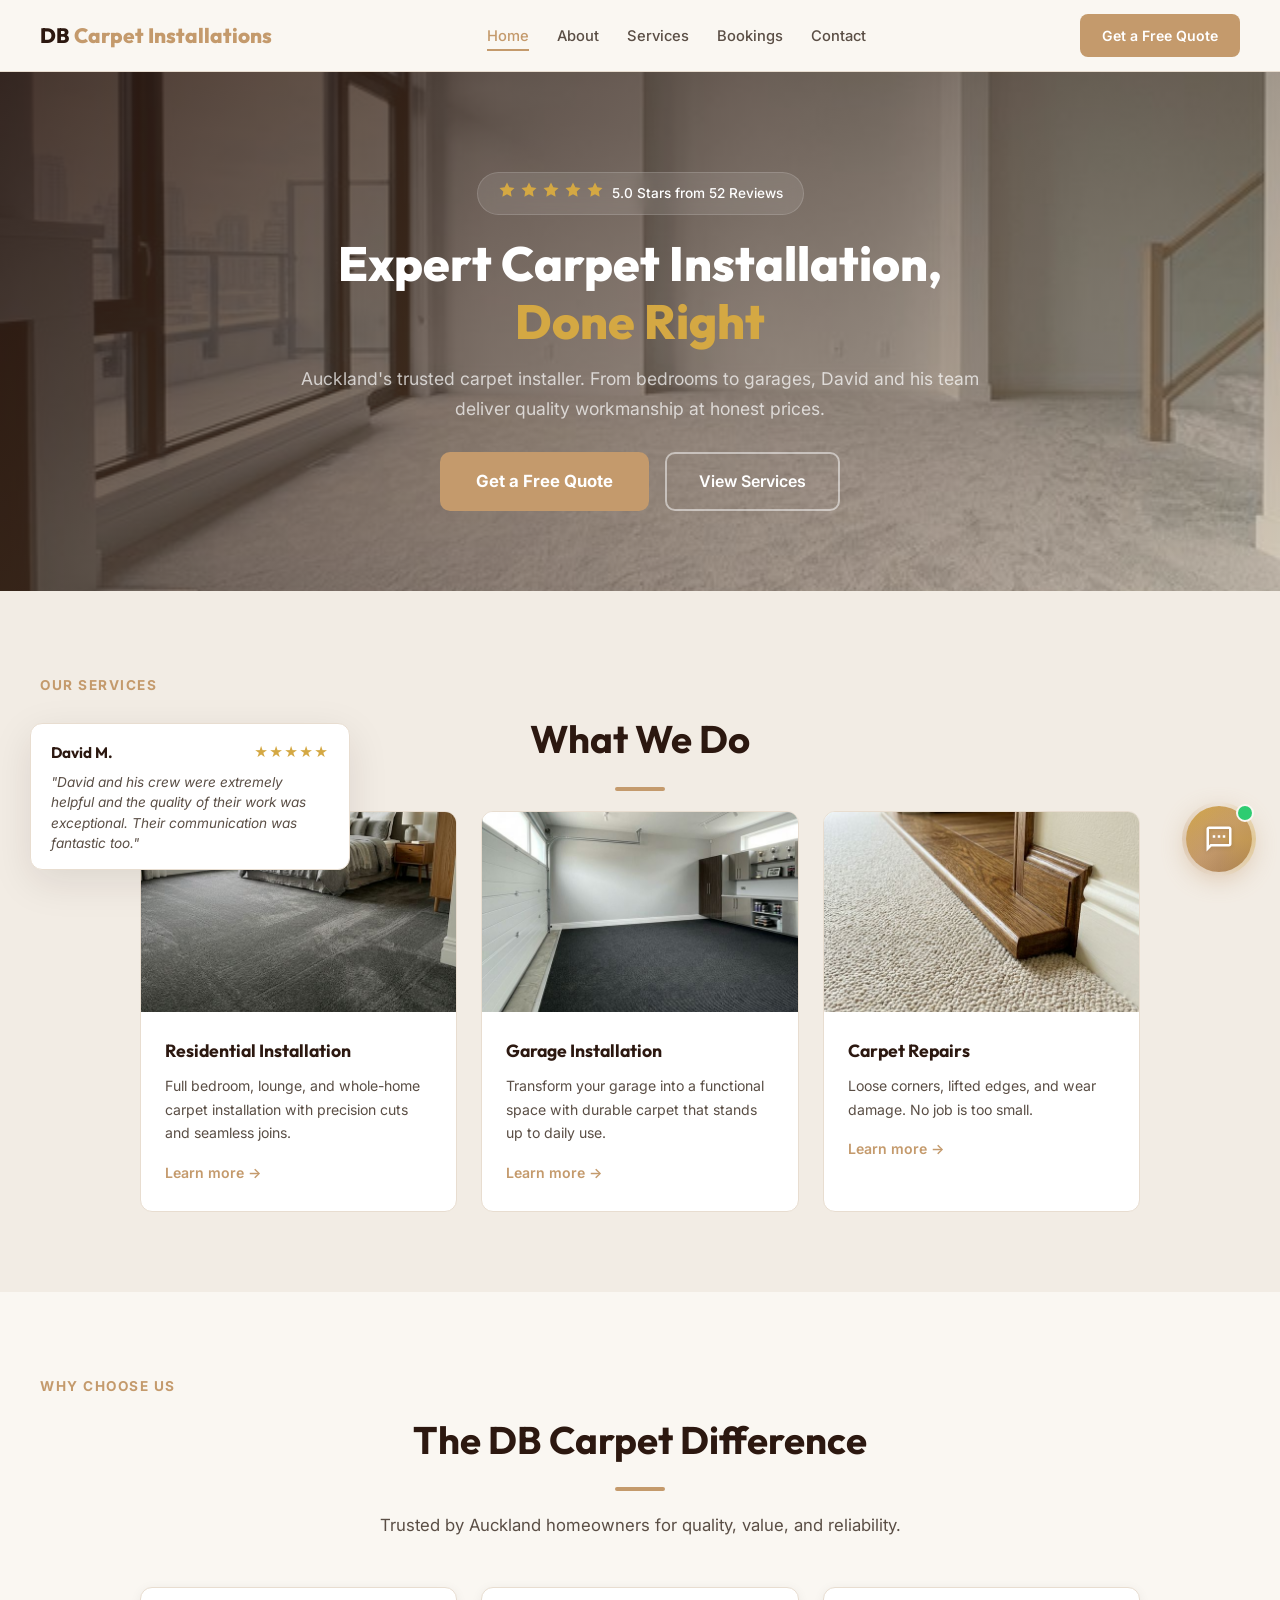
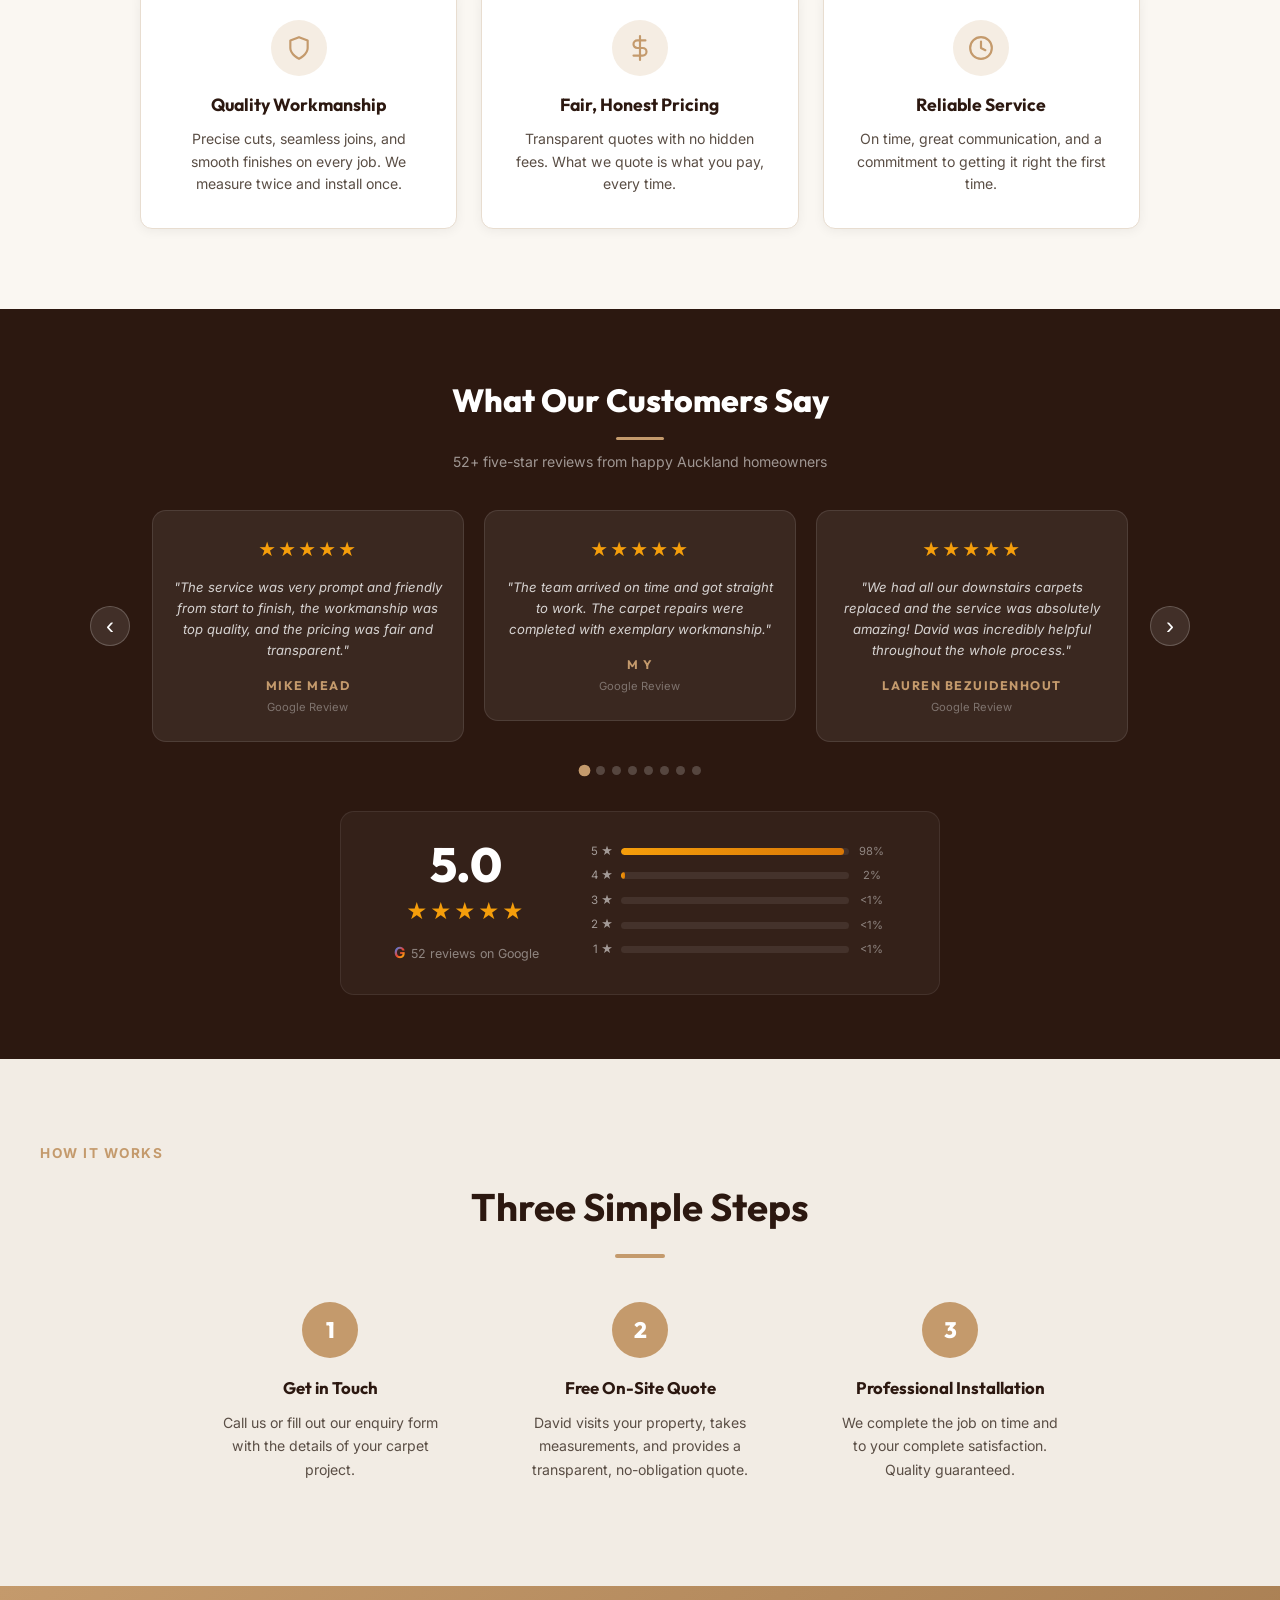
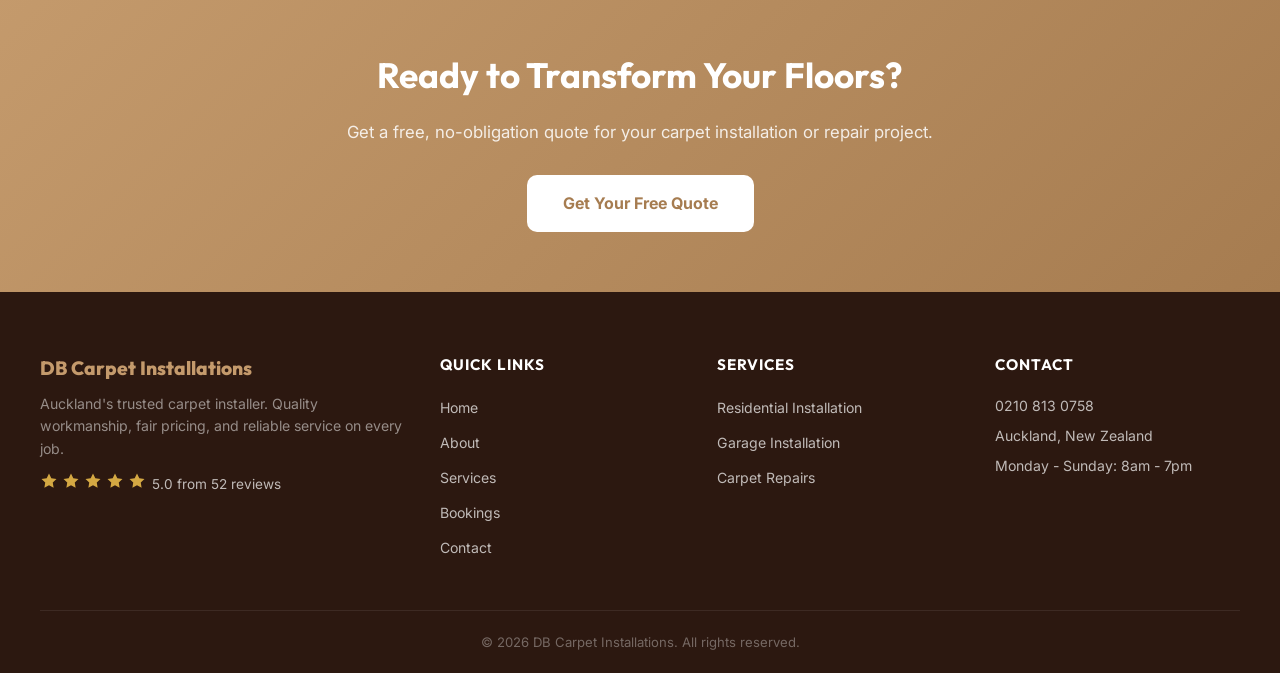
<file: index.html>
<!DOCTYPE html>
<html lang="en">
<head>
    <meta charset="UTF-8">
    <meta name="viewport" content="width=device-width, initial-scale=1.0">
    <title>DB Carpet Installations - Expert Carpet Installation in Auckland</title>
    <meta name="description" content="Auckland's trusted carpet installer. Expert residential and garage carpet installation and repairs. 5.0 stars from 52 reviews. Get a free quote today.">
    <link rel="preconnect" href="https://fonts.googleapis.com">
    <link rel="preconnect" href="https://fonts.gstatic.com" crossorigin>
    <link href="https://fonts.googleapis.com/css2?family=Inter:wght@400;500;600;700&family=Outfit:wght@600;700;800&display=swap" rel="stylesheet">
    <link rel="stylesheet" href="shared.css">
</head>
<body>

<!-- ═══════════════ HEADER ═══════════════ -->
<header class="site-header" id="site-header">
    <a href="./" class="logo"><span>DB</span> Carpet Installations</a>
    <nav>
        <ul class="nav-links">
            <li><a href="./" class="active">Home</a></li>
            <li><a href="about/">About</a></li>
            <li><a href="services/">Services</a></li>
            <li><a href="bookings/">Bookings</a></li>
            <li><a href="contact/">Contact</a></li>
        </ul>
    </nav>
    <a href="javascript:void(0)" onclick="openChatQuote()" class="header-cta">Get a Free Quote</a>
    <button class="hamburger" id="hamburger" aria-label="Toggle menu">&#9776;</button>
</header>

<nav class="mobile-nav" id="mobile-nav">
    <a href="./" class="active">Home</a>
    <a href="about/">About</a>
    <a href="services/">Services</a>
    <a href="bookings/">Bookings</a>
    <a href="contact/">Contact</a>
    <a href="javascript:void(0)" onclick="openChatQuote()" class="mobile-cta">Get a Free Quote</a>
</nav>

<!-- ═══════════════ HERO ═══════════════ -->
<section class="page-hero" style="background-image: linear-gradient(135deg, rgba(44, 24, 16, 0.88) 0%, rgba(196, 154, 108, 0.45) 100%), url('images/hero.png');">
    <div class="page-hero-content">
        <div class="hero-badge">
            <span class="stars">
                <svg class="star-icon" viewBox="0 0 24 24"><polygon points="12 2 15.09 8.26 22 9.27 17 14.14 18.18 21.02 12 17.77 5.82 21.02 7 14.14 2 9.27 8.91 8.26 12 2" fill="#d4a843"/></svg>
                <svg class="star-icon" viewBox="0 0 24 24"><polygon points="12 2 15.09 8.26 22 9.27 17 14.14 18.18 21.02 12 17.77 5.82 21.02 7 14.14 2 9.27 8.91 8.26 12 2" fill="#d4a843"/></svg>
                <svg class="star-icon" viewBox="0 0 24 24"><polygon points="12 2 15.09 8.26 22 9.27 17 14.14 18.18 21.02 12 17.77 5.82 21.02 7 14.14 2 9.27 8.91 8.26 12 2" fill="#d4a843"/></svg>
                <svg class="star-icon" viewBox="0 0 24 24"><polygon points="12 2 15.09 8.26 22 9.27 17 14.14 18.18 21.02 12 17.77 5.82 21.02 7 14.14 2 9.27 8.91 8.26 12 2" fill="#d4a843"/></svg>
                <svg class="star-icon" viewBox="0 0 24 24"><polygon points="12 2 15.09 8.26 22 9.27 17 14.14 18.18 21.02 12 17.77 5.82 21.02 7 14.14 2 9.27 8.91 8.26 12 2" fill="#d4a843"/></svg>
            </span>
            5.0 Stars from 52 Reviews
        </div>
        <h1>Expert Carpet Installation, <span class="accent">Done Right</span></h1>
        <p>Auckland's trusted carpet installer. From bedrooms to garages, David and his team deliver quality workmanship at honest prices.</p>
        <div class="hero-cta-group">
            <a href="javascript:void(0)" onclick="openChatQuote()" class="btn-accent-solid">Get a Free Quote</a>
            <a href="services/" class="btn-outline">View Services</a>
        </div>
    </div>
</section>

<!-- ═══════════════ SERVICES ═══════════════ -->
<section class="section section-alt fade-in">
    <p class="section-label" style="text-align:center;">Our Services</p>
    <h2 class="section-title">What We Do</h2>
    <div class="accent-line"></div>
    <div class="services-grid">
        <div class="service-card scale-in">
            <div class="service-card-image">
                <img src="images/roll.png" alt="Carpet roll for residential installation" loading="lazy">
            </div>
            <div class="service-card-content">
                <h3>Residential Installation</h3>
                <p>Full bedroom, lounge, and whole-home carpet installation with precision cuts and seamless joins.</p>
                <a href="services/" class="service-card-link">Learn more &#8594;</a>
            </div>
        </div>
        <div class="service-card scale-in">
            <div class="service-card-image">
                <img src="images/texture.png" alt="Garage carpet texture" loading="lazy">
            </div>
            <div class="service-card-content">
                <h3>Garage Installation</h3>
                <p>Transform your garage into a functional space with durable carpet that stands up to daily use.</p>
                <a href="services/" class="service-card-link">Learn more &#8594;</a>
            </div>
        </div>
        <div class="service-card scale-in">
            <div class="service-card-image">
                <img src="images/closeup.png" alt="Carpet edge repair detail" loading="lazy">
            </div>
            <div class="service-card-content">
                <h3>Carpet Repairs</h3>
                <p>Loose corners, lifted edges, and wear damage. No job is too small.</p>
                <a href="services/" class="service-card-link">Learn more &#8594;</a>
            </div>
        </div>
    </div>
</section>

<!-- ═══════════════ WHY CHOOSE US ═══════════════ -->
<section class="section fade-in">
    <p class="section-label" style="text-align:center;">Why Choose Us</p>
    <h2 class="section-title">The DB Carpet Difference</h2>
    <div class="accent-line"></div>
    <p class="section-subtitle">Trusted by Auckland homeowners for quality, value, and reliability.</p>
    <div class="values-grid">
        <div class="value-card scale-in">
            <div class="value-icon"><svg viewBox="0 0 24 24" fill="none" stroke="currentColor" stroke-width="1.5" stroke-linecap="round" stroke-linejoin="round"><path d="M12 22s8-4 8-10V5l-8-3-8 3v7c0 6 8 10 8 10z"/></svg></div>
            <h3>Quality Workmanship</h3>
            <p>Precise cuts, seamless joins, and smooth finishes on every job. We measure twice and install once.</p>
        </div>
        <div class="value-card scale-in">
            <div class="value-icon"><svg viewBox="0 0 24 24" fill="none" stroke="currentColor" stroke-width="1.5" stroke-linecap="round" stroke-linejoin="round"><line x1="12" y1="1" x2="12" y2="23"/><path d="M17 5H9.5a3.5 3.5 0 0 0 0 7h5a3.5 3.5 0 0 1 0 7H6"/></svg></div>
            <h3>Fair, Honest Pricing</h3>
            <p>Transparent quotes with no hidden fees. What we quote is what you pay, every time.</p>
        </div>
        <div class="value-card scale-in">
            <div class="value-icon"><svg viewBox="0 0 24 24" fill="none" stroke="currentColor" stroke-width="1.5" stroke-linecap="round" stroke-linejoin="round"><circle cx="12" cy="12" r="10"/><polyline points="12 6 12 12 16 14"/></svg></div>
            <h3>Reliable Service</h3>
            <p>On time, great communication, and a commitment to getting it right the first time.</p>
        </div>
    </div>
</section>

<!-- ═══════════════ REVIEWS CAROUSEL ═══════════════ -->
<section class="reviews-section fade-in">
    <h2 class="reviews-heading">What Our Customers Say</h2>
    <div class="reviews-accent-line"></div>
    <p class="reviews-subheading">52+ five-star reviews from happy Auckland homeowners</p>

    <div class="carousel-wrapper">
        <button class="carousel-arrow carousel-prev" onclick="moveCarousel(-1)" aria-label="Previous">&#8249;</button>
        <div class="carousel-track-container">
            <div class="carousel-track" id="reviewTrack">
                <div class="carousel-card"><div><div class="carousel-stars">&#9733;&#9733;&#9733;&#9733;&#9733;</div><p>"The service was very prompt and friendly from start to finish, the workmanship was top quality, and the pricing was fair and transparent."</p><strong class="carousel-author">Mike Mead</strong><span class="carousel-source">Google Review</span></div></div>
                <div class="carousel-card"><div><div class="carousel-stars">&#9733;&#9733;&#9733;&#9733;&#9733;</div><p>"The team arrived on time and got straight to work. The carpet repairs were completed with exemplary workmanship."</p><strong class="carousel-author">M Y</strong><span class="carousel-source">Google Review</span></div></div>
                <div class="carousel-card"><div><div class="carousel-stars">&#9733;&#9733;&#9733;&#9733;&#9733;</div><p>"We had all our downstairs carpets replaced and the service was absolutely amazing! David was incredibly helpful throughout the whole process."</p><strong class="carousel-author">Lauren Bezuidenhout</strong><span class="carousel-source">Google Review</span></div></div>
                <div class="carousel-card"><div><div class="carousel-stars">&#9733;&#9733;&#9733;&#9733;&#9733;</div><p>"I had a small job of putting a couple of corners of carpet back down. David was very helpful, fitted me in... Great to deal with."</p><strong class="carousel-author">Mel Abbott</strong><span class="carousel-source">Google Review</span></div></div>
                <div class="carousel-card"><div><div class="carousel-stars">&#9733;&#9733;&#9733;&#9733;&#9733;</div><p>"David was fantastic! He handled everything himself and did an amazing job with the carpet. Super professional, friendly."</p><strong class="carousel-author">Candice</strong><span class="carousel-source">Google Review</span></div></div>
                <div class="carousel-card"><div><div class="carousel-stars">&#9733;&#9733;&#9733;&#9733;&#9733;</div><p>"David's communication was excellent throughout. He couldn't have been more helpful, and the workmanship is excellent."</p><strong class="carousel-author">Jessica Broun</strong><span class="carousel-source">Google Review</span></div></div>
                <div class="carousel-card"><div><div class="carousel-stars">&#9733;&#9733;&#9733;&#9733;&#9733;</div><p>"They have done an amazing job installing our carpets, so fast and efficient! Friendly and professional. They absolutely know their stuff!"</p><strong class="carousel-author">Angelique Kruger</strong><span class="carousel-source">Google Review</span></div></div>
                <div class="carousel-card"><div><div class="carousel-stars">&#9733;&#9733;&#9733;&#9733;&#9733;</div><p>"David did an awesome job of our carpet repair! Very reasonably priced, great communication, and appreciated his attention to detail."</p><strong class="carousel-author">Kimberley Bell</strong><span class="carousel-source">Google Review</span></div></div>
                <div class="carousel-card"><div><div class="carousel-stars">&#9733;&#9733;&#9733;&#9733;&#9733;</div><p>"I couldn't be happier with the result and the price. His quote was unbelievably more affordable than the usual well known carpet companies."</p><strong class="carousel-author">MissChloe Kim</strong><span class="carousel-source">Google Review</span></div></div>
                <div class="carousel-card"><div><div class="carousel-stars">&#9733;&#9733;&#9733;&#9733;&#9733;</div><p>"David and his crew were extremely helpful and the quality of their work was exceptional. Their communication was fantastic too."</p><strong class="carousel-author">David M</strong><span class="carousel-source">Google Review</span></div></div>
            </div>
        </div>
        <button class="carousel-arrow carousel-next" onclick="moveCarousel(1)" aria-label="Next">&#8250;</button>
    </div>
    <div class="carousel-dots" id="carouselDots"></div>

    <!-- Overall Rating Summary -->
    <div class="rating-summary">
        <div class="rating-left">
            <div class="rating-big">5.0</div>
            <div class="rating-stars-row">&#9733;&#9733;&#9733;&#9733;&#9733;</div>
            <div class="rating-count"><span class="google-g">G</span> 52 reviews on Google</div>
        </div>
        <div class="rating-right">
            <div class="rating-bar-row"><span class="bar-label">5 &#9733;</span><div class="bar-track"><div class="bar-fill" style="width:98%"></div></div><span class="bar-pct">98%</span></div>
            <div class="rating-bar-row"><span class="bar-label">4 &#9733;</span><div class="bar-track"><div class="bar-fill" style="width:2%"></div></div><span class="bar-pct">2%</span></div>
            <div class="rating-bar-row"><span class="bar-label">3 &#9733;</span><div class="bar-track"><div class="bar-fill" style="width:0%"></div></div><span class="bar-pct">&lt;1%</span></div>
            <div class="rating-bar-row"><span class="bar-label">2 &#9733;</span><div class="bar-track"><div class="bar-fill" style="width:0%"></div></div><span class="bar-pct">&lt;1%</span></div>
            <div class="rating-bar-row"><span class="bar-label">1 &#9733;</span><div class="bar-track"><div class="bar-fill" style="width:0%"></div></div><span class="bar-pct">&lt;1%</span></div>
        </div>
    </div>
</section>

<!-- ═══════════════ HOW IT WORKS ═══════════════ -->
<section class="section section-alt fade-in">
    <p class="section-label" style="text-align:center;">How It Works</p>
    <h2 class="section-title">Three Simple Steps</h2>
    <div class="accent-line"></div>
    <div class="steps-grid">
        <div class="step-card scale-in">
            <div class="step-number">1</div>
            <h3>Get in Touch</h3>
            <p>Call us or fill out our enquiry form with the details of your carpet project.</p>
        </div>
        <div class="step-card scale-in">
            <div class="step-number">2</div>
            <h3>Free On-Site Quote</h3>
            <p>David visits your property, takes measurements, and provides a transparent, no-obligation quote.</p>
        </div>
        <div class="step-card scale-in">
            <div class="step-number">3</div>
            <h3>Professional Installation</h3>
            <p>We complete the job on time and to your complete satisfaction. Quality guaranteed.</p>
        </div>
    </div>
</section>

<!-- ═══════════════ CTA BANNER ═══════════════ -->
<section class="cta-banner fade-in">
    <h2>Ready to Transform Your Floors?</h2>
    <p>Get a free, no-obligation quote for your carpet installation or repair project.</p>
    <a href="javascript:void(0)" onclick="openChatQuote()" class="btn-white">Get Your Free Quote</a>
</section>

<!-- ═══════════════ FOOTER ═══════════════ -->
<footer class="site-footer">
    <div class="footer-grid">
        <div class="footer-brand">
            <div class="footer-logo">DB Carpet Installations</div>
            <p class="footer-tagline">Auckland's trusted carpet installer. Quality workmanship, fair pricing, and reliable service on every job.</p>
            <div class="footer-rating">
                <span class="stars">
                    <svg class="star-icon" viewBox="0 0 24 24"><polygon points="12 2 15.09 8.26 22 9.27 17 14.14 18.18 21.02 12 17.77 5.82 21.02 7 14.14 2 9.27 8.91 8.26 12 2"/></svg>
                    <svg class="star-icon" viewBox="0 0 24 24"><polygon points="12 2 15.09 8.26 22 9.27 17 14.14 18.18 21.02 12 17.77 5.82 21.02 7 14.14 2 9.27 8.91 8.26 12 2"/></svg>
                    <svg class="star-icon" viewBox="0 0 24 24"><polygon points="12 2 15.09 8.26 22 9.27 17 14.14 18.18 21.02 12 17.77 5.82 21.02 7 14.14 2 9.27 8.91 8.26 12 2"/></svg>
                    <svg class="star-icon" viewBox="0 0 24 24"><polygon points="12 2 15.09 8.26 22 9.27 17 14.14 18.18 21.02 12 17.77 5.82 21.02 7 14.14 2 9.27 8.91 8.26 12 2"/></svg>
                    <svg class="star-icon" viewBox="0 0 24 24"><polygon points="12 2 15.09 8.26 22 9.27 17 14.14 18.18 21.02 12 17.77 5.82 21.02 7 14.14 2 9.27 8.91 8.26 12 2"/></svg>
                </span>
                5.0 from 52 reviews
            </div>
        </div>
        <div class="footer-nav">
            <div class="footer-heading">Quick Links</div>
            <ul>
                <li><a href="./">Home</a></li>
                <li><a href="about/">About</a></li>
                <li><a href="services/">Services</a></li>
                <li><a href="bookings/">Bookings</a></li>
                <li><a href="contact/">Contact</a></li>
            </ul>
        </div>
        <div class="footer-nav">
            <div class="footer-heading">Services</div>
            <ul>
                <li><a href="services/">Residential Installation</a></li>
                <li><a href="services/">Garage Installation</a></li>
                <li><a href="services/">Carpet Repairs</a></li>
            </ul>
        </div>
        <div class="footer-contact">
            <div class="footer-heading">Contact</div>
            <p><a href="tel:02108130758">0210 813 0758</a></p>
            <p>Auckland, New Zealand</p>
            <p>Monday - Sunday: 8am - 7pm</p>
        </div>
    </div>
    <div class="footer-bottom">
        &copy; 2026 DB Carpet Installations. All rights reserved.
    </div>
</footer>

<script src="shared.js"></script>
</body>
</html>
</file>
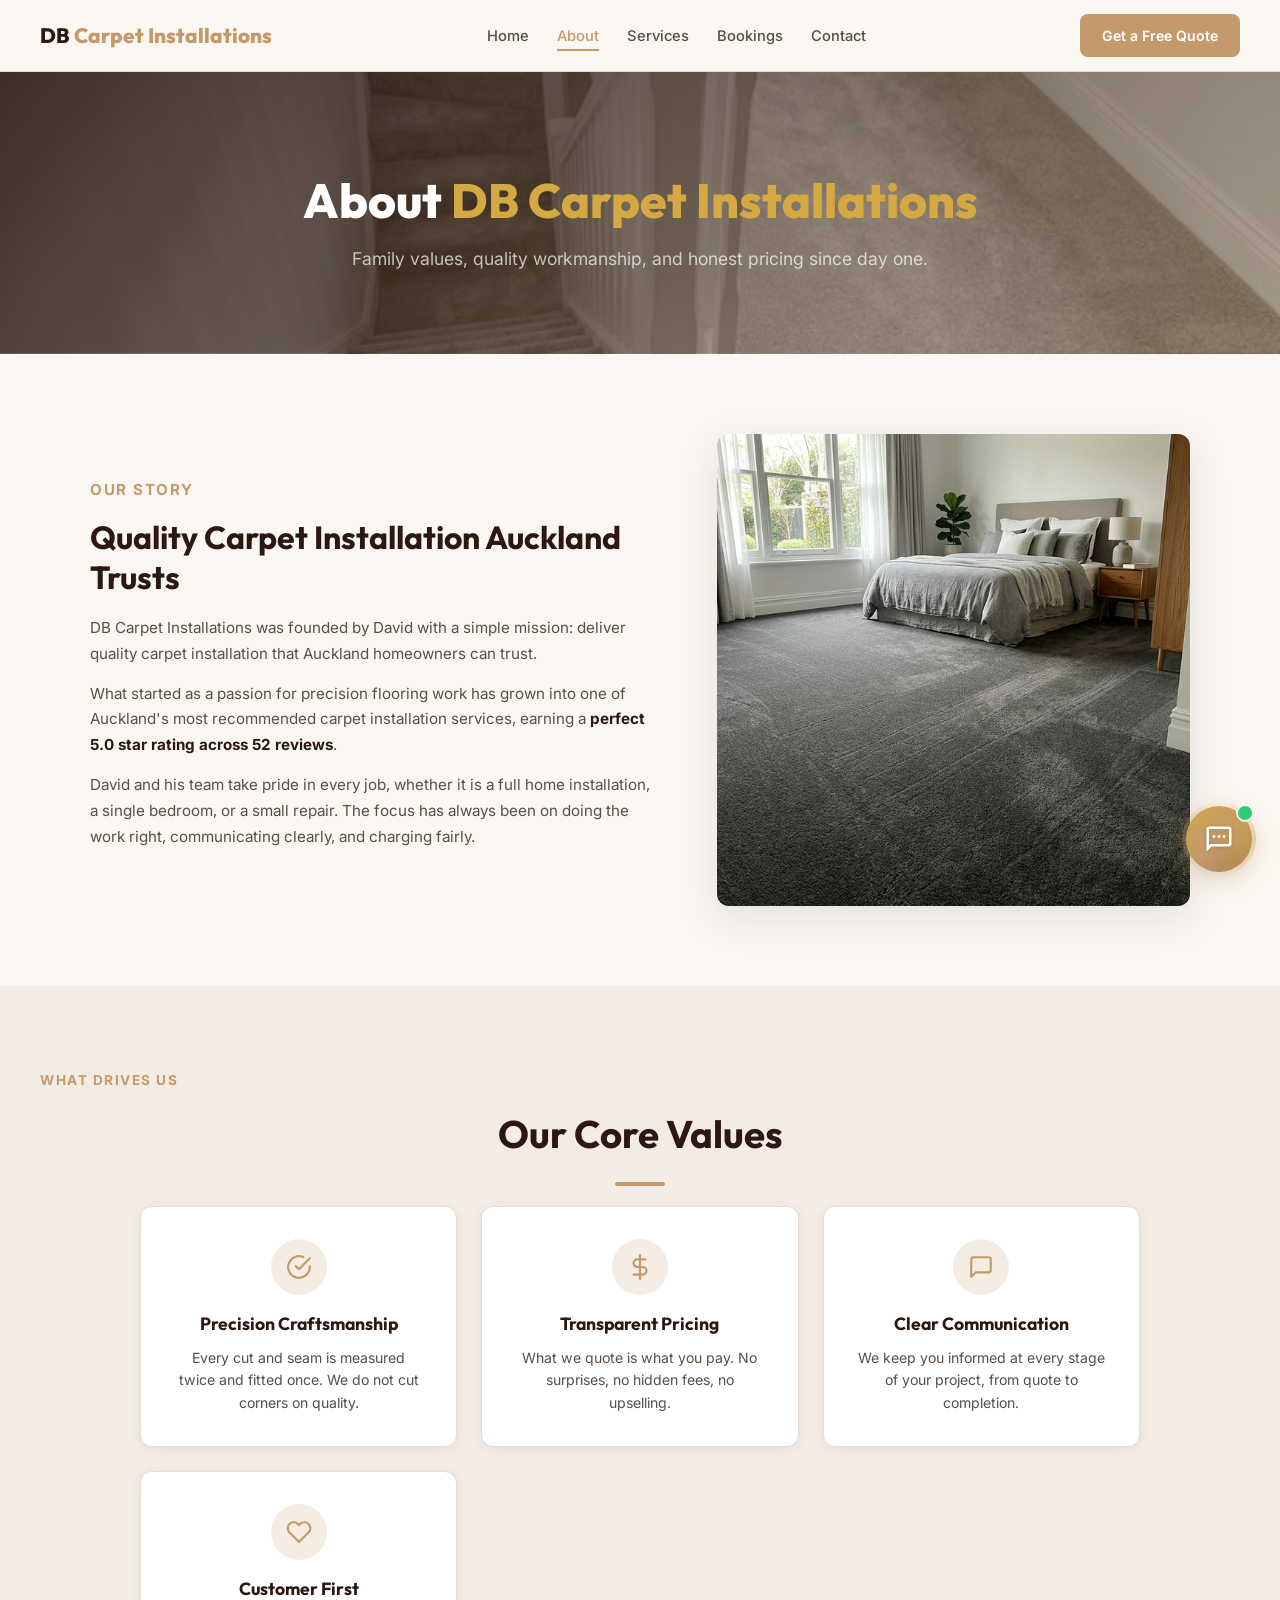
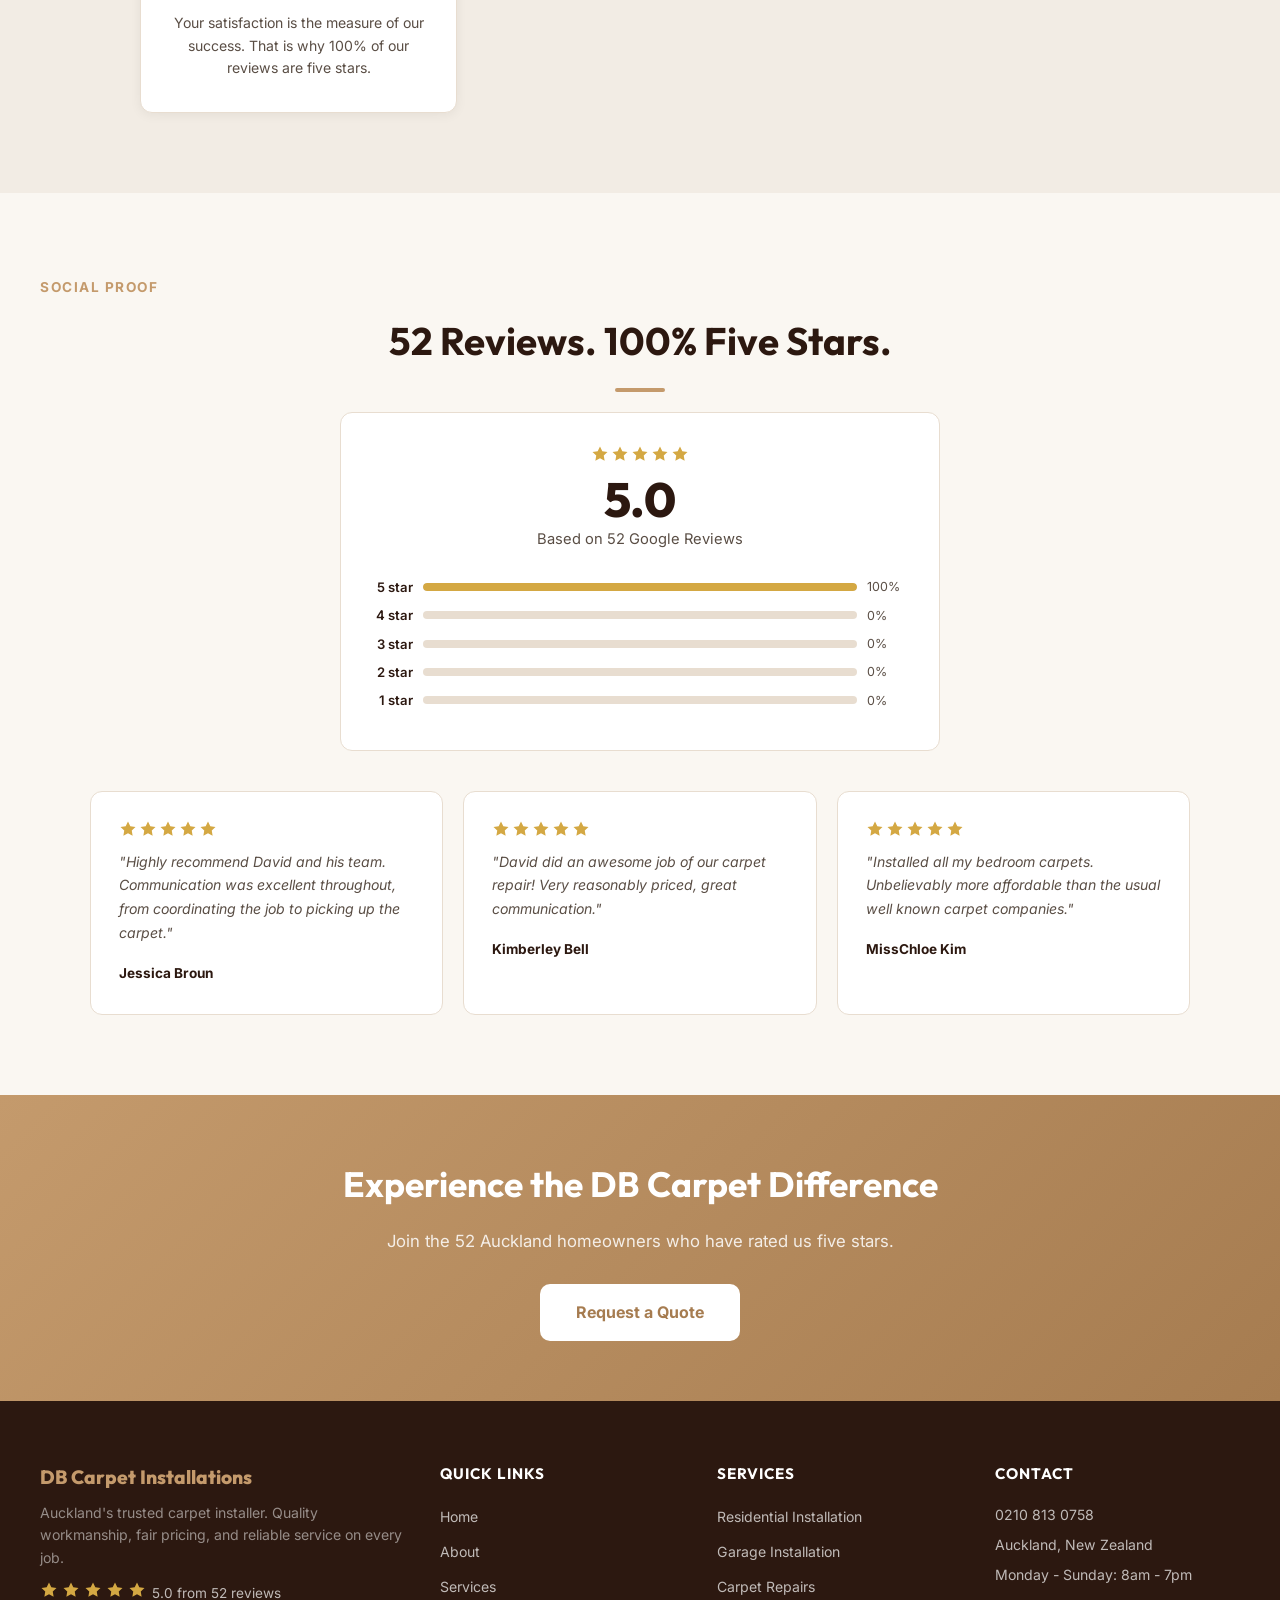
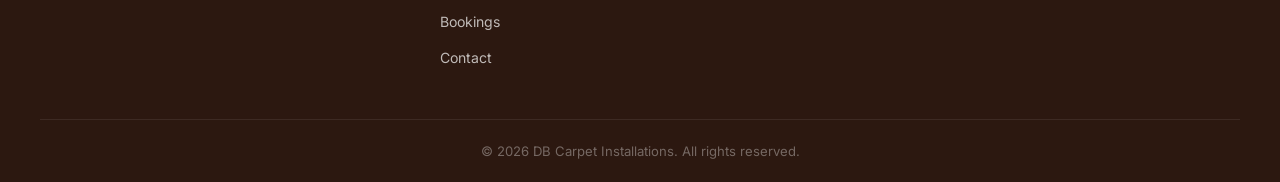
<file: about/index.html>
<!DOCTYPE html>
<html lang="en">
<head>
    <meta charset="UTF-8">
    <meta name="viewport" content="width=device-width, initial-scale=1.0">
    <title>About - DB Carpet Installations | Auckland Carpet Installer</title>
    <meta name="description" content="Learn about DB Carpet Installations. Founded by David, we deliver quality carpet installation with honest pricing and outstanding communication across Auckland.">
    <link rel="preconnect" href="https://fonts.googleapis.com">
    <link rel="preconnect" href="https://fonts.gstatic.com" crossorigin>
    <link href="https://fonts.googleapis.com/css2?family=Inter:wght@400;500;600;700&family=Outfit:wght@600;700;800&display=swap" rel="stylesheet">
    <link rel="stylesheet" href="../shared.css">
</head>
<body>

<header class="site-header" id="site-header">
    <a href="../" class="logo"><span>DB</span> Carpet Installations</a>
    <nav>
        <ul class="nav-links">
            <li><a href="../">Home</a></li>
            <li><a href="../about/" class="active">About</a></li>
            <li><a href="../services/">Services</a></li>
            <li><a href="../bookings/">Bookings</a></li>
            <li><a href="../contact/">Contact</a></li>
        </ul>
    </nav>
    <a href="javascript:void(0)" onclick="openChatQuote()" class="header-cta">Get a Free Quote</a>
    <button class="hamburger" id="hamburger" aria-label="Toggle menu">&#9776;</button>
</header>

<nav class="mobile-nav" id="mobile-nav">
    <a href="../">Home</a>
    <a href="../about/" class="active">About</a>
    <a href="../services/">Services</a>
    <a href="../bookings/">Bookings</a>
    <a href="../contact/">Contact</a>
    <a href="javascript:void(0)" onclick="openChatQuote()" class="mobile-cta">Get a Free Quote</a>
</nav>

<!-- HERO -->
<section class="page-hero" style="background-image: linear-gradient(135deg, rgba(44, 24, 16, 0.88) 0%, rgba(196, 154, 108, 0.5) 100%), url('../images/about_hero.png');">
    <div class="page-hero-content">
        <h1>About <span class="accent">DB Carpet Installations</span></h1>
        <p>Family values, quality workmanship, and honest pricing since day one.</p>
    </div>
</section>

<!-- OUR STORY -->
<section class="section fade-in">
    <div class="content-block">
        <div class="content-text">
            <p class="section-label">Our Story</p>
            <h2 class="content-heading">Quality Carpet Installation Auckland Trusts</h2>
            <p>DB Carpet Installations was founded by David with a simple mission: deliver quality carpet installation that Auckland homeowners can trust.</p>
            <p>What started as a passion for precision flooring work has grown into one of Auckland's most recommended carpet installation services, earning a <strong>perfect 5.0 star rating across 52 reviews</strong>.</p>
            <p>David and his team take pride in every job, whether it is a full home installation, a single bedroom, or a small repair. The focus has always been on doing the work right, communicating clearly, and charging fairly.</p>
        </div>
        <div class="content-image fade-in-right">
            <img src="../images/roll.png" alt="Carpet roll ready for installation" loading="lazy">
        </div>
    </div>
</section>

<!-- VALUES -->
<section class="section section-alt fade-in">
    <p class="section-label" style="text-align:center;">What Drives Us</p>
    <h2 class="section-title">Our Core Values</h2>
    <div class="accent-line"></div>
    <div class="values-grid">
        <div class="value-card scale-in">
            <div class="value-icon">
                <svg viewBox="0 0 24 24"><path d="M22 11.08V12a10 10 0 1 1-5.93-9.14"/><polyline points="22 4 12 14.01 9 11.01"/></svg>
            </div>
            <h3>Precision Craftsmanship</h3>
            <p>Every cut and seam is measured twice and fitted once. We do not cut corners on quality.</p>
        </div>
        <div class="value-card scale-in">
            <div class="value-icon">
                <svg viewBox="0 0 24 24"><line x1="12" y1="1" x2="12" y2="23"/><path d="M17 5H9.5a3.5 3.5 0 0 0 0 7h5a3.5 3.5 0 0 1 0 7H6"/></svg>
            </div>
            <h3>Transparent Pricing</h3>
            <p>What we quote is what you pay. No surprises, no hidden fees, no upselling.</p>
        </div>
        <div class="value-card scale-in">
            <div class="value-icon">
                <svg viewBox="0 0 24 24"><path d="M21 15a2 2 0 0 1-2 2H7l-4 4V5a2 2 0 0 1 2-2h14a2 2 0 0 1 2 2z"/></svg>
            </div>
            <h3>Clear Communication</h3>
            <p>We keep you informed at every stage of your project, from quote to completion.</p>
        </div>
        <div class="value-card scale-in">
            <div class="value-icon">
                <svg viewBox="0 0 24 24"><path d="M20.84 4.61a5.5 5.5 0 0 0-7.78 0L12 5.67l-1.06-1.06a5.5 5.5 0 0 0-7.78 7.78l1.06 1.06L12 21.23l7.78-7.78 1.06-1.06a5.5 5.5 0 0 0 0-7.78z"/></svg>
            </div>
            <h3>Customer First</h3>
            <p>Your satisfaction is the measure of our success. That is why 100% of our reviews are five stars.</p>
        </div>
    </div>
</section>

<!-- SOCIAL PROOF -->
<section class="section fade-in">
    <p class="section-label" style="text-align:center;">Social Proof</p>
    <h2 class="section-title">52 Reviews. 100% Five Stars.</h2>
    <div class="accent-line"></div>
    <div class="review-stats scale-in">
        <div class="review-stats-header">
            <div class="review-card-stars" style="justify-content:center;">
                <svg class="star-icon" viewBox="0 0 24 24"><polygon points="12 2 15.09 8.26 22 9.27 17 14.14 18.18 21.02 12 17.77 5.82 21.02 7 14.14 2 9.27 8.91 8.26 12 2"/></svg>
                <svg class="star-icon" viewBox="0 0 24 24"><polygon points="12 2 15.09 8.26 22 9.27 17 14.14 18.18 21.02 12 17.77 5.82 21.02 7 14.14 2 9.27 8.91 8.26 12 2"/></svg>
                <svg class="star-icon" viewBox="0 0 24 24"><polygon points="12 2 15.09 8.26 22 9.27 17 14.14 18.18 21.02 12 17.77 5.82 21.02 7 14.14 2 9.27 8.91 8.26 12 2"/></svg>
                <svg class="star-icon" viewBox="0 0 24 24"><polygon points="12 2 15.09 8.26 22 9.27 17 14.14 18.18 21.02 12 17.77 5.82 21.02 7 14.14 2 9.27 8.91 8.26 12 2"/></svg>
                <svg class="star-icon" viewBox="0 0 24 24"><polygon points="12 2 15.09 8.26 22 9.27 17 14.14 18.18 21.02 12 17.77 5.82 21.02 7 14.14 2 9.27 8.91 8.26 12 2"/></svg>
            </div>
            <div class="review-stats-number">5.0</div>
            <p class="review-stats-text">Based on 52 Google Reviews</p>
        </div>
        <div class="review-bar-row">
            <span class="review-bar-label">5 star</span>
            <div class="review-bar-track"><div class="review-bar-fill" style="width:100%"></div></div>
            <span class="review-bar-pct">100%</span>
        </div>
        <div class="review-bar-row">
            <span class="review-bar-label">4 star</span>
            <div class="review-bar-track"><div class="review-bar-fill" style="width:0%"></div></div>
            <span class="review-bar-pct">0%</span>
        </div>
        <div class="review-bar-row">
            <span class="review-bar-label">3 star</span>
            <div class="review-bar-track"><div class="review-bar-fill" style="width:0%"></div></div>
            <span class="review-bar-pct">0%</span>
        </div>
        <div class="review-bar-row">
            <span class="review-bar-label">2 star</span>
            <div class="review-bar-track"><div class="review-bar-fill" style="width:0%"></div></div>
            <span class="review-bar-pct">0%</span>
        </div>
        <div class="review-bar-row">
            <span class="review-bar-label">1 star</span>
            <div class="review-bar-track"><div class="review-bar-fill" style="width:0%"></div></div>
            <span class="review-bar-pct">0%</span>
        </div>
    </div>
    <div class="testimonial-highlights">
        <div class="testimonial-card scale-in">
            <div class="review-card-stars">
                <svg class="star-icon" viewBox="0 0 24 24"><polygon points="12 2 15.09 8.26 22 9.27 17 14.14 18.18 21.02 12 17.77 5.82 21.02 7 14.14 2 9.27 8.91 8.26 12 2"/></svg>
                <svg class="star-icon" viewBox="0 0 24 24"><polygon points="12 2 15.09 8.26 22 9.27 17 14.14 18.18 21.02 12 17.77 5.82 21.02 7 14.14 2 9.27 8.91 8.26 12 2"/></svg>
                <svg class="star-icon" viewBox="0 0 24 24"><polygon points="12 2 15.09 8.26 22 9.27 17 14.14 18.18 21.02 12 17.77 5.82 21.02 7 14.14 2 9.27 8.91 8.26 12 2"/></svg>
                <svg class="star-icon" viewBox="0 0 24 24"><polygon points="12 2 15.09 8.26 22 9.27 17 14.14 18.18 21.02 12 17.77 5.82 21.02 7 14.14 2 9.27 8.91 8.26 12 2"/></svg>
                <svg class="star-icon" viewBox="0 0 24 24"><polygon points="12 2 15.09 8.26 22 9.27 17 14.14 18.18 21.02 12 17.77 5.82 21.02 7 14.14 2 9.27 8.91 8.26 12 2"/></svg>
            </div>
            <p>"Highly recommend David and his team. Communication was excellent throughout, from coordinating the job to picking up the carpet."</p>
            <strong>Jessica Broun</strong>
        </div>
        <div class="testimonial-card scale-in">
            <div class="review-card-stars">
                <svg class="star-icon" viewBox="0 0 24 24"><polygon points="12 2 15.09 8.26 22 9.27 17 14.14 18.18 21.02 12 17.77 5.82 21.02 7 14.14 2 9.27 8.91 8.26 12 2"/></svg>
                <svg class="star-icon" viewBox="0 0 24 24"><polygon points="12 2 15.09 8.26 22 9.27 17 14.14 18.18 21.02 12 17.77 5.82 21.02 7 14.14 2 9.27 8.91 8.26 12 2"/></svg>
                <svg class="star-icon" viewBox="0 0 24 24"><polygon points="12 2 15.09 8.26 22 9.27 17 14.14 18.18 21.02 12 17.77 5.82 21.02 7 14.14 2 9.27 8.91 8.26 12 2"/></svg>
                <svg class="star-icon" viewBox="0 0 24 24"><polygon points="12 2 15.09 8.26 22 9.27 17 14.14 18.18 21.02 12 17.77 5.82 21.02 7 14.14 2 9.27 8.91 8.26 12 2"/></svg>
                <svg class="star-icon" viewBox="0 0 24 24"><polygon points="12 2 15.09 8.26 22 9.27 17 14.14 18.18 21.02 12 17.77 5.82 21.02 7 14.14 2 9.27 8.91 8.26 12 2"/></svg>
            </div>
            <p>"David did an awesome job of our carpet repair! Very reasonably priced, great communication."</p>
            <strong>Kimberley Bell</strong>
        </div>
        <div class="testimonial-card scale-in">
            <div class="review-card-stars">
                <svg class="star-icon" viewBox="0 0 24 24"><polygon points="12 2 15.09 8.26 22 9.27 17 14.14 18.18 21.02 12 17.77 5.82 21.02 7 14.14 2 9.27 8.91 8.26 12 2"/></svg>
                <svg class="star-icon" viewBox="0 0 24 24"><polygon points="12 2 15.09 8.26 22 9.27 17 14.14 18.18 21.02 12 17.77 5.82 21.02 7 14.14 2 9.27 8.91 8.26 12 2"/></svg>
                <svg class="star-icon" viewBox="0 0 24 24"><polygon points="12 2 15.09 8.26 22 9.27 17 14.14 18.18 21.02 12 17.77 5.82 21.02 7 14.14 2 9.27 8.91 8.26 12 2"/></svg>
                <svg class="star-icon" viewBox="0 0 24 24"><polygon points="12 2 15.09 8.26 22 9.27 17 14.14 18.18 21.02 12 17.77 5.82 21.02 7 14.14 2 9.27 8.91 8.26 12 2"/></svg>
                <svg class="star-icon" viewBox="0 0 24 24"><polygon points="12 2 15.09 8.26 22 9.27 17 14.14 18.18 21.02 12 17.77 5.82 21.02 7 14.14 2 9.27 8.91 8.26 12 2"/></svg>
            </div>
            <p>"Installed all my bedroom carpets. Unbelievably more affordable than the usual well known carpet companies."</p>
            <strong>MissChloe Kim</strong>
        </div>
    </div>
</section>

<!-- CTA -->
<section class="cta-banner fade-in">
    <h2>Experience the DB Carpet Difference</h2>
    <p>Join the 52 Auckland homeowners who have rated us five stars.</p>
    <a href="../contact/" class="btn-white">Request a Quote</a>
</section>

<!-- FOOTER -->
<footer class="site-footer">
    <div class="footer-grid">
        <div class="footer-brand">
            <div class="footer-logo">DB Carpet Installations</div>
            <p class="footer-tagline">Auckland's trusted carpet installer. Quality workmanship, fair pricing, and reliable service on every job.</p>
            <div class="footer-rating">
                <span class="stars">
                    <svg class="star-icon" viewBox="0 0 24 24"><polygon points="12 2 15.09 8.26 22 9.27 17 14.14 18.18 21.02 12 17.77 5.82 21.02 7 14.14 2 9.27 8.91 8.26 12 2"/></svg>
                    <svg class="star-icon" viewBox="0 0 24 24"><polygon points="12 2 15.09 8.26 22 9.27 17 14.14 18.18 21.02 12 17.77 5.82 21.02 7 14.14 2 9.27 8.91 8.26 12 2"/></svg>
                    <svg class="star-icon" viewBox="0 0 24 24"><polygon points="12 2 15.09 8.26 22 9.27 17 14.14 18.18 21.02 12 17.77 5.82 21.02 7 14.14 2 9.27 8.91 8.26 12 2"/></svg>
                    <svg class="star-icon" viewBox="0 0 24 24"><polygon points="12 2 15.09 8.26 22 9.27 17 14.14 18.18 21.02 12 17.77 5.82 21.02 7 14.14 2 9.27 8.91 8.26 12 2"/></svg>
                    <svg class="star-icon" viewBox="0 0 24 24"><polygon points="12 2 15.09 8.26 22 9.27 17 14.14 18.18 21.02 12 17.77 5.82 21.02 7 14.14 2 9.27 8.91 8.26 12 2"/></svg>
                </span>
                5.0 from 52 reviews
            </div>
        </div>
        <div class="footer-nav">
            <div class="footer-heading">Quick Links</div>
            <ul>
                <li><a href="../">Home</a></li>
                <li><a href="../about/">About</a></li>
                <li><a href="../services/">Services</a></li>
                <li><a href="../bookings/">Bookings</a></li>
                <li><a href="../contact/">Contact</a></li>
            </ul>
        </div>
        <div class="footer-nav">
            <div class="footer-heading">Services</div>
            <ul>
                <li><a href="../services/">Residential Installation</a></li>
                <li><a href="../services/">Garage Installation</a></li>
                <li><a href="../services/">Carpet Repairs</a></li>
            </ul>
        </div>
        <div class="footer-contact">
            <div class="footer-heading">Contact</div>
            <p><a href="tel:02108130758">0210 813 0758</a></p>
            <p>Auckland, New Zealand</p>
            <p>Monday - Sunday: 8am - 7pm</p>
        </div>
    </div>
    <div class="footer-bottom">&copy; 2026 DB Carpet Installations. All rights reserved.</div>
</footer>
<script src="../shared.js"></script>
</body>
</html>
</file>
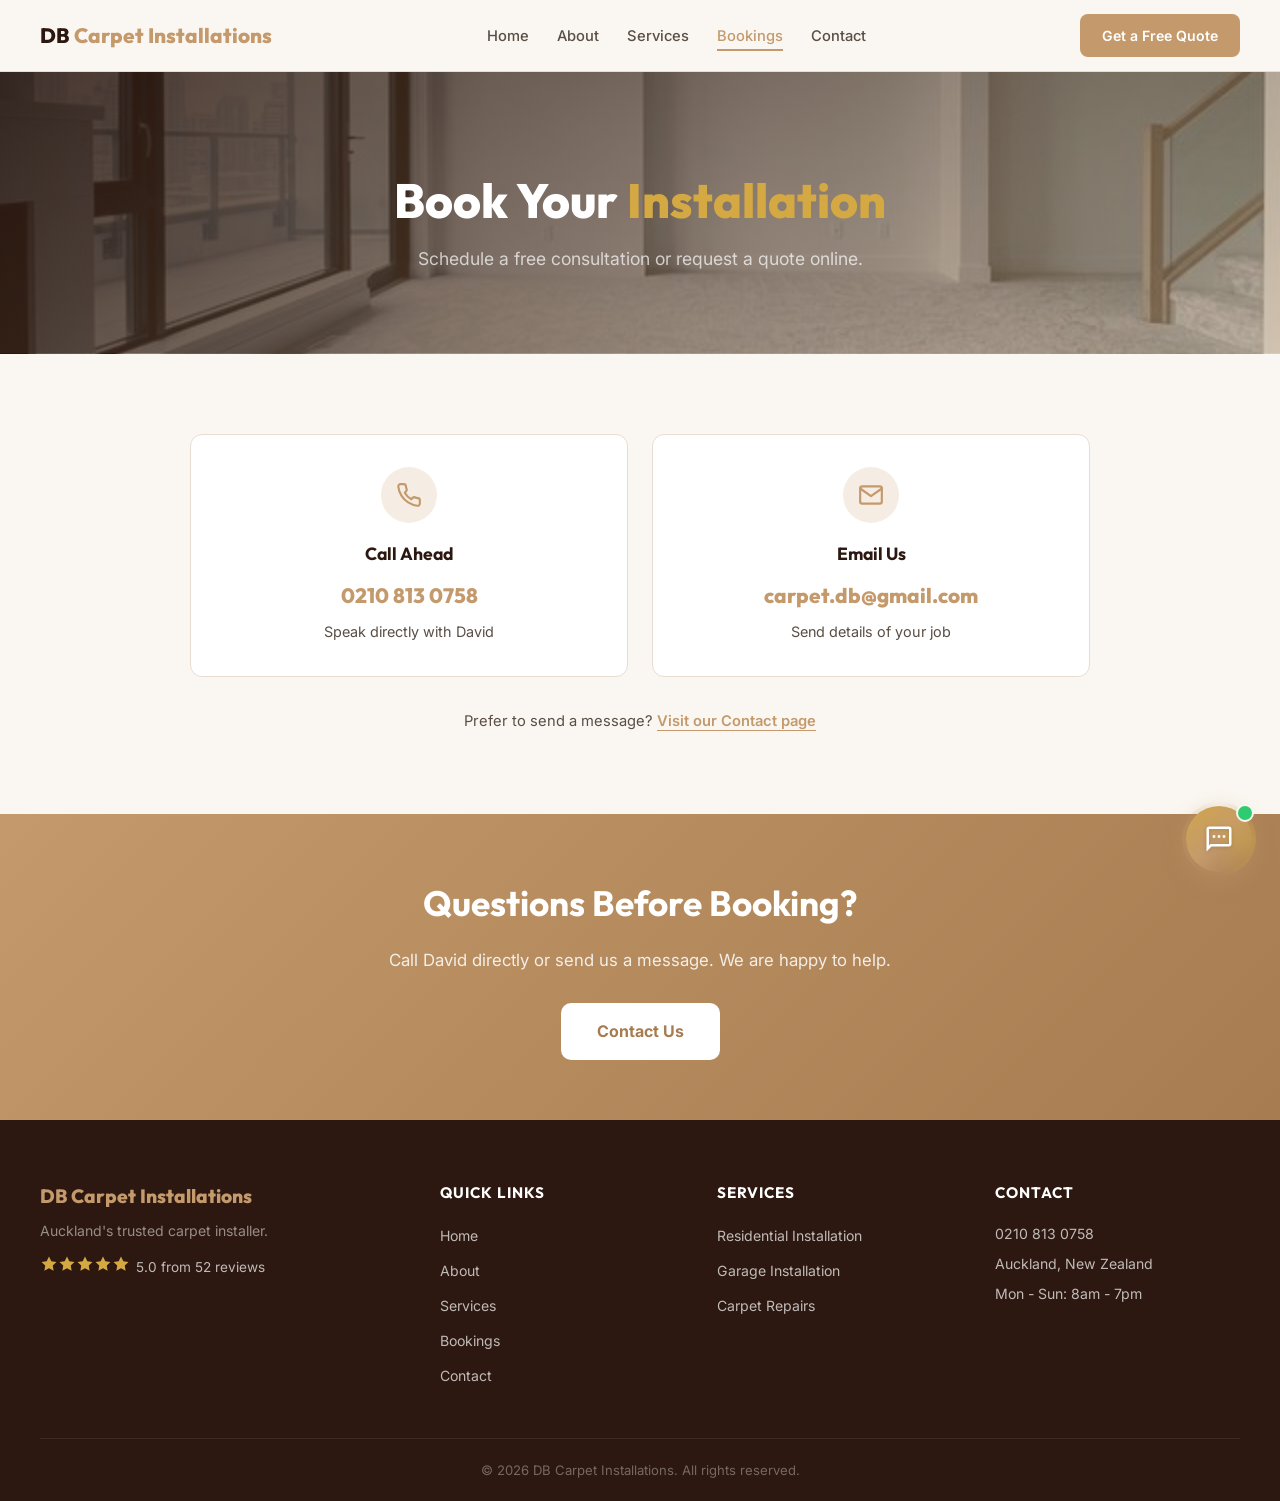
<file: bookings/index.html>
<!DOCTYPE html>
<html lang="en">
<head>
    <meta charset="UTF-8">
    <meta name="viewport" content="width=device-width, initial-scale=1.0">
    <title>Book an Installation - DB Carpet Installations | Auckland</title>
    <meta name="description" content="Book a free carpet installation consultation with DB Carpet Installations Auckland.">
    <link rel="preconnect" href="https://fonts.googleapis.com">
    <link rel="preconnect" href="https://fonts.gstatic.com" crossorigin>
    <link href="https://fonts.googleapis.com/css2?family=Inter:wght@400;500;600;700&family=Outfit:wght@600;700;800&display=swap" rel="stylesheet">
    <link rel="stylesheet" href="../shared.css">
</head>
<body>
<header class="site-header" id="site-header">
    <a href="../" class="logo"><span>DB</span> Carpet Installations</a>
    <nav><ul class="nav-links">
        <li><a href="../">Home</a></li>
        <li><a href="../about/">About</a></li>
        <li><a href="../services/">Services</a></li>
        <li><a href="../bookings/" class="active">Bookings</a></li>
        <li><a href="../contact/">Contact</a></li>
    </ul></nav>
    <a href="javascript:void(0)" onclick="openChatQuote()" class="header-cta">Get a Free Quote</a>
    <button class="hamburger" id="hamburger" aria-label="Toggle menu">&#9776;</button>
</header>
<nav class="mobile-nav" id="mobile-nav">
    <a href="../">Home</a><a href="../about/">About</a><a href="../services/">Services</a>
    <a href="../bookings/" class="active">Bookings</a><a href="../contact/">Contact</a>
    <a href="javascript:void(0)" onclick="openChatQuote()" class="mobile-cta">Get a Free Quote</a>
</nav>

<section class="page-hero" style="background-image: linear-gradient(135deg, rgba(44,24,16,0.88) 0%, rgba(196,154,108,0.5) 100%), url('../images/hero.png');">
    <div class="page-hero-content">
        <h1>Book Your <span class="accent">Installation</span></h1>
        <p>Schedule a free consultation or request a quote online.</p>
    </div>
</section>

<section class="section fade-in">
    <div class="booking-section">
        <!-- Cal inline embed code begins -->
        <div style="width:100%;height:100%;overflow:scroll" id="my-cal-inline-david-appointment"></div>
        <script type="text/javascript">
          (function (C, A, L) { let p = function (a, ar) { a.q.push(ar); }; let d = C.document; C.Cal = C.Cal || function () { let cal = C.Cal; let ar = arguments; if (!cal.loaded) { cal.ns = {}; cal.q = cal.q || []; d.head.appendChild(d.createElement("script")).src = A; cal.loaded = true; } if (ar[0] === L) { const api = function () { p(api, arguments); }; const namespace = ar[1]; api.q = api.q || []; if(typeof namespace === "string"){cal.ns[namespace] = cal.ns[namespace] || api;p(cal.ns[namespace], ar);p(cal, ["initNamespace", namespace]);} else p(cal, ar); return;} p(cal, ar); }; })(window, "https://app.cal.com/embed/embed.js", "init");
        Cal("init", "david-appointment", {origin:"https://app.cal.com"});

          Cal.ns["david-appointment"]("inline", {
            elementOrSelector:"#my-cal-inline-david-appointment",
            config: {"layout":"month_view","useSlotsViewOnSmallScreen":"true","theme":"light"},
            calLink: "sparvii/david-appointment",
          });

          Cal.ns["david-appointment"]("ui", {"theme":"light","cssVarsPerTheme":{"light":{"cal-brand":"#c49a6c"},"dark":{"cal-brand":"#c49a6c"}},"hideEventTypeDetails":false,"layout":"month_view"});
          </script>
          <!-- Cal inline embed code ends -->
        <div class="booking-options">
            <div class="booking-option-card scale-in">
                <div class="booking-option-icon">
                    <svg viewBox="0 0 24 24"><path d="M22 16.92v3a2 2 0 0 1-2.18 2 19.79 19.79 0 0 1-8.63-3.07 19.5 19.5 0 0 1-6-6 19.79 19.79 0 0 1-3.07-8.67A2 2 0 0 1 4.11 2h3a2 2 0 0 1 2 1.72c.14.97.36 1.92.7 2.81a2 2 0 0 1-.45 2.11L8.09 9.91a16 16 0 0 0 6 6l1.27-1.27a2 2 0 0 1 2.11-.45c.89.34 1.84.56 2.81.7A2 2 0 0 1 22 16.92z"/></svg>
                </div>
                <h3>Call Ahead</h3>
                <a href="tel:02108130758" class="phone-link">0210 813 0758</a>
                <p>Speak directly with David</p>
            </div>
            
            <div class="booking-option-card scale-in">
                <div class="booking-option-icon">
                    <svg viewBox="0 0 24 24"><path d="M4 4h16c1.1 0 2 .9 2 2v12c0 1.1-.9 2-2 2H4c-1.1 0-2-.9-2-2V6c0-1.1.9-2 2-2z"></path><polyline points="22,6 12,13 2,6"></polyline></svg>
                </div>
                <h3>Email Us</h3>
                <a href="mailto:carpet.db@gmail.com" class="phone-link" style="word-break: break-all;">carpet.db@gmail.com</a>
                <p>Send details of your job</p>
            </div>
        </div>
        <p style="text-align:center;margin-top:32px;font-size:0.92rem;color:var(--color-text);">
            Prefer to send a message? <a href="../contact/" style="color:var(--color-accent);font-weight:600;border-bottom:1px solid var(--color-accent);">Visit our Contact page</a>
        </p>
    </div>
</section>

<section class="cta-banner fade-in">
    <h2>Questions Before Booking?</h2>
    <p>Call David directly or send us a message. We are happy to help.</p>
    <a href="../contact/" class="btn-white">Contact Us</a>
</section>

<footer class="site-footer">
    <div class="footer-grid">
        <div class="footer-brand">
            <div class="footer-logo">DB Carpet Installations</div>
            <p class="footer-tagline">Auckland's trusted carpet installer.</p>
            <div class="footer-rating"><span class="stars"><svg class="star-icon" viewBox="0 0 24 24"><polygon points="12 2 15.09 8.26 22 9.27 17 14.14 18.18 21.02 12 17.77 5.82 21.02 7 14.14 2 9.27 8.91 8.26 12 2"/></svg><svg class="star-icon" viewBox="0 0 24 24"><polygon points="12 2 15.09 8.26 22 9.27 17 14.14 18.18 21.02 12 17.77 5.82 21.02 7 14.14 2 9.27 8.91 8.26 12 2"/></svg><svg class="star-icon" viewBox="0 0 24 24"><polygon points="12 2 15.09 8.26 22 9.27 17 14.14 18.18 21.02 12 17.77 5.82 21.02 7 14.14 2 9.27 8.91 8.26 12 2"/></svg><svg class="star-icon" viewBox="0 0 24 24"><polygon points="12 2 15.09 8.26 22 9.27 17 14.14 18.18 21.02 12 17.77 5.82 21.02 7 14.14 2 9.27 8.91 8.26 12 2"/></svg><svg class="star-icon" viewBox="0 0 24 24"><polygon points="12 2 15.09 8.26 22 9.27 17 14.14 18.18 21.02 12 17.77 5.82 21.02 7 14.14 2 9.27 8.91 8.26 12 2"/></svg></span> 5.0 from 52 reviews</div>
        </div>
        <div class="footer-nav"><div class="footer-heading">Quick Links</div><ul><li><a href="../">Home</a></li><li><a href="../about/">About</a></li><li><a href="../services/">Services</a></li><li><a href="../bookings/">Bookings</a></li><li><a href="../contact/">Contact</a></li></ul></div>
        <div class="footer-nav"><div class="footer-heading">Services</div><ul><li><a href="../services/">Residential Installation</a></li><li><a href="../services/">Garage Installation</a></li><li><a href="../services/">Carpet Repairs</a></li></ul></div>
        <div class="footer-contact"><div class="footer-heading">Contact</div><p><a href="tel:02108130758">0210 813 0758</a></p><p>Auckland, New Zealand</p><p>Mon - Sun: 8am - 7pm</p></div>
    </div>
    <div class="footer-bottom">&copy; 2026 DB Carpet Installations. All rights reserved.</div>
</footer>
<script src="../shared.js"></script>
</body>
</html>
</file>
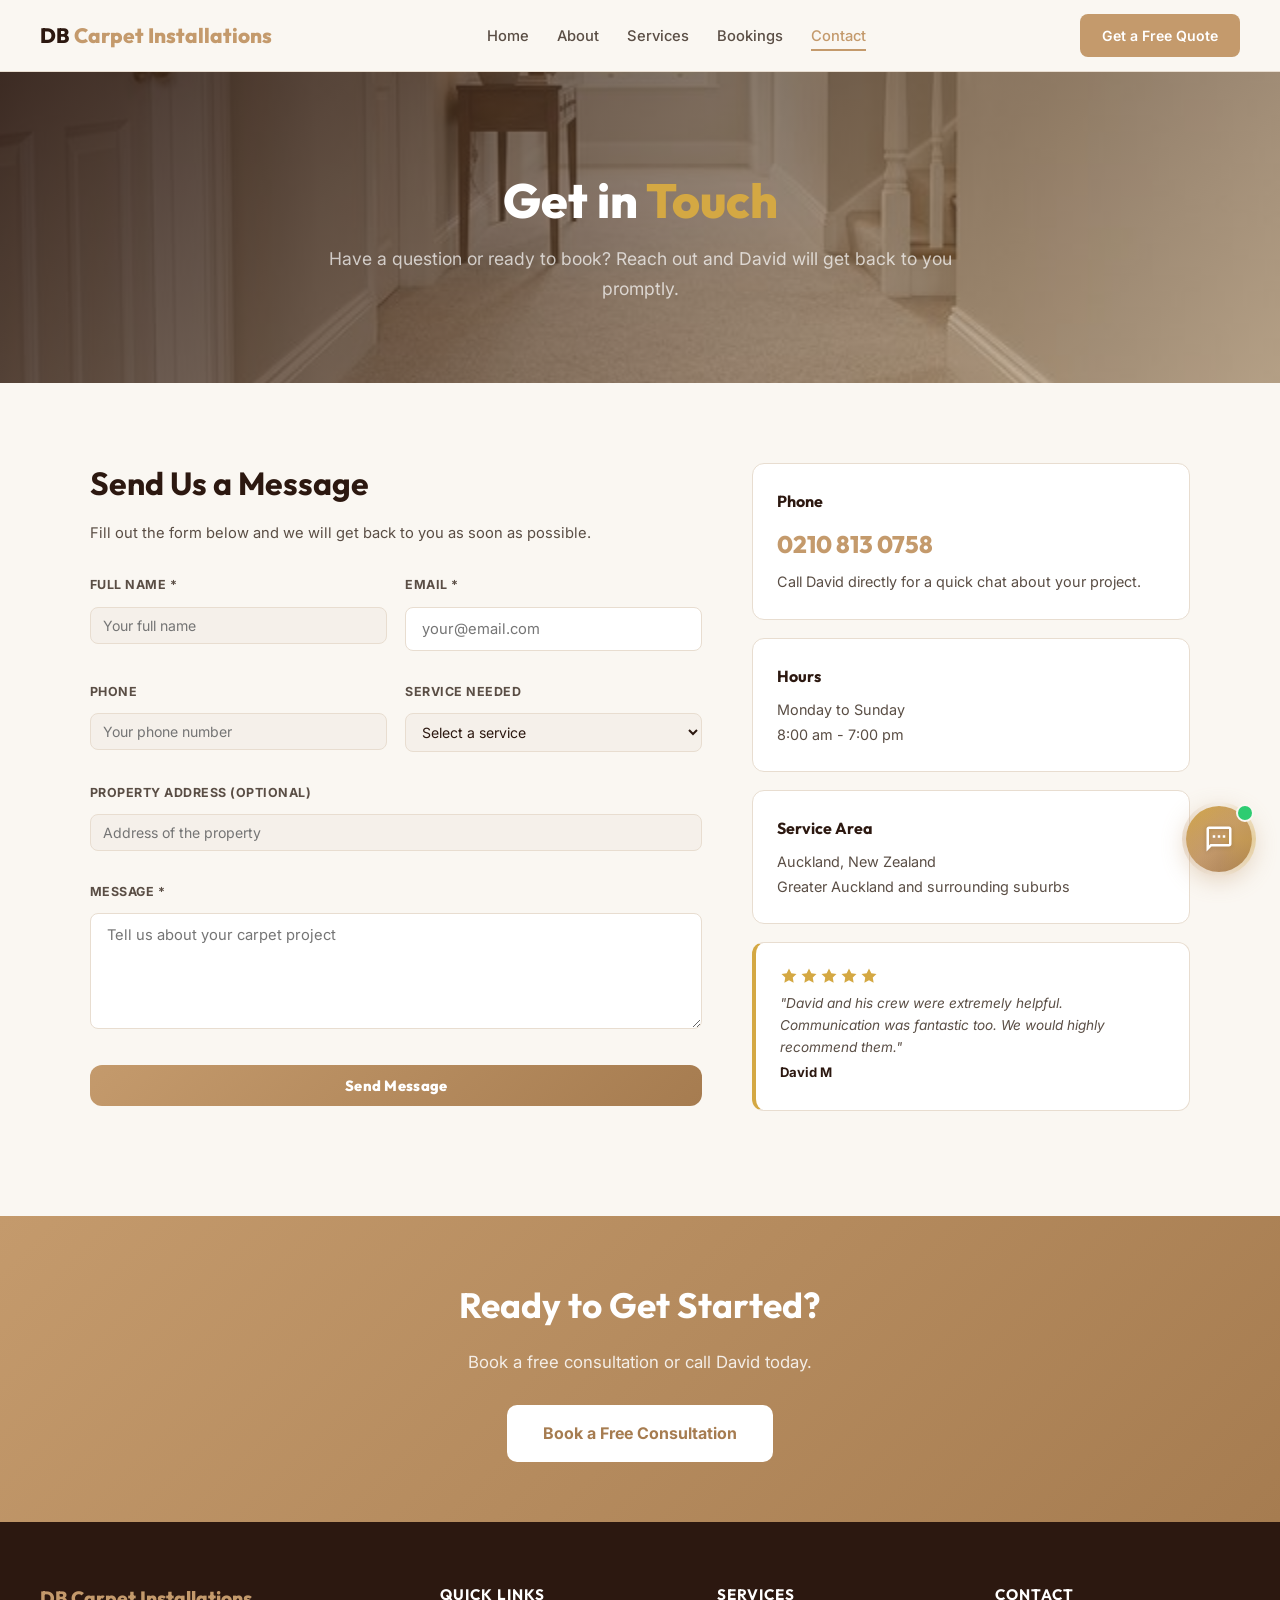
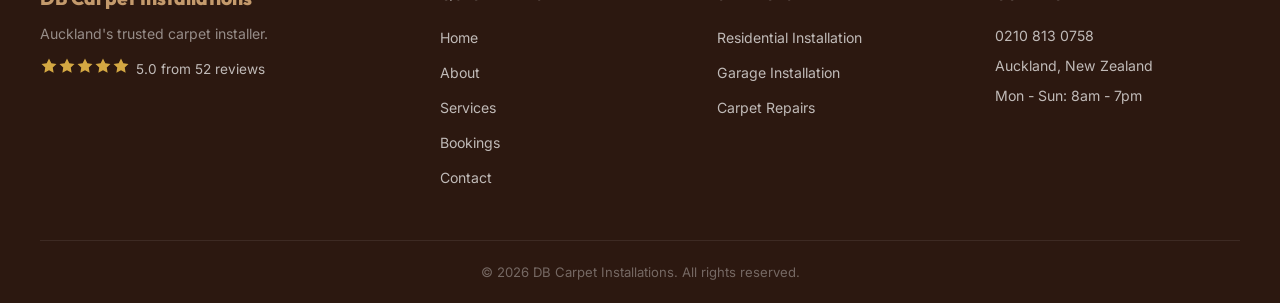
<file: contact/index.html>
<!DOCTYPE html>
<html lang="en">
<head>
    <meta charset="UTF-8">
    <meta name="viewport" content="width=device-width, initial-scale=1.0">
    <title>Contact - DB Carpet Installations | Auckland</title>
    <meta name="description" content="Contact DB Carpet Installations for a free carpet installation quote in Auckland. Call 0210 813 0758 or send us a message.">
    <link rel="preconnect" href="https://fonts.googleapis.com">
    <link rel="preconnect" href="https://fonts.gstatic.com" crossorigin>
    <link href="https://fonts.googleapis.com/css2?family=Inter:wght@400;500;600;700&family=Outfit:wght@600;700;800&display=swap" rel="stylesheet">
    <link rel="stylesheet" href="../shared.css">
</head>
<body>
<header class="site-header" id="site-header">
    <a href="../" class="logo"><span>DB</span> Carpet Installations</a>
    <nav><ul class="nav-links">
        <li><a href="../">Home</a></li>
        <li><a href="../about/">About</a></li>
        <li><a href="../services/">Services</a></li>
        <li><a href="../bookings/">Bookings</a></li>
        <li><a href="../contact/" class="active">Contact</a></li>
    </ul></nav>
    <a href="javascript:void(0)" onclick="openChatQuote()" class="header-cta">Get a Free Quote</a>
    <button class="hamburger" id="hamburger" aria-label="Toggle menu">&#9776;</button>
</header>
<nav class="mobile-nav" id="mobile-nav">
    <a href="../">Home</a><a href="../about/">About</a><a href="../services/">Services</a>
    <a href="../bookings/">Bookings</a><a href="../contact/" class="active">Contact</a>
    <a href="javascript:void(0)" onclick="openChatQuote()" class="mobile-cta">Get a Free Quote</a>
</nav>

<section class="page-hero" style="background-image: linear-gradient(135deg, rgba(44,24,16,0.88) 0%, rgba(196,154,108,0.5) 100%), url('../images/tools.png');">
    <div class="page-hero-content">
        <h1>Get in <span class="accent">Touch</span></h1>
        <p>Have a question or ready to book? Reach out and David will get back to you promptly.</p>
    </div>
</section>

<section class="section fade-in">
    <div class="contact-grid">
        <div class="contact-form-wrapper">
            <h2 class="content-heading">Send Us a Message</h2>
            <p class="form-subtext">Fill out the form below and we will get back to you as soon as possible.</p>
            <form class="contact-form" id="contact-form">
                <div class="form-row">
                    <div class="form-group">
                        <label for="full_name">Full Name *</label>
                        <input type="text" id="full_name" name="full_name" required placeholder="Your full name">
                    </div>
                    <div class="form-group">
                        <label for="email">Email *</label>
                        <input type="email" id="email" name="email" required placeholder="your@email.com">
                    </div>
                </div>
                <div class="form-row">
                    <div class="form-group">
                        <label for="phone">Phone</label>
                        <input type="tel" id="phone" name="phone" placeholder="Your phone number">
                    </div>
                    <div class="form-group">
                        <label for="service_needed">Service Needed</label>
                        <select id="service_needed" name="service_needed">
                            <option value="">Select a service</option>
                            <option value="Residential Carpet Installation">Residential Carpet Installation</option>
                            <option value="Garage Carpet Installation">Garage Carpet Installation</option>
                            <option value="Carpet Repairs">Carpet Repairs</option>
                            <option value="Other">Other</option>
                        </select>
                    </div>
                </div>
                <div class="form-group">
                    <label for="property_address">Property Address (optional)</label>
                    <input type="text" id="property_address" name="property_address" placeholder="Address of the property">
                </div>
                <div class="form-group">
                    <label for="message">Message *</label>
                    <textarea id="message" name="message" rows="5" required placeholder="Tell us about your carpet project"></textarea>
                </div>
                <button type="submit" class="btn-accent-solid form-submit">Send Message</button>
                <div class="form-status" id="form-status"></div>
            </form>
        </div>
        <div class="contact-info">
            <div class="info-card">
                <h3>Phone</h3>
                <a href="tel:02108130758" class="info-phone">0210 813 0758</a>
                <p>Call David directly for a quick chat about your project.</p>
            </div>
            <div class="info-card">
                <h3>Hours</h3>
                <p>Monday to Sunday<br>8:00 am - 7:00 pm</p>
            </div>
            <div class="info-card">
                <h3>Service Area</h3>
                <p>Auckland, New Zealand<br>Greater Auckland and surrounding suburbs</p>
            </div>
            <div class="info-card info-review">
                <div class="review-card-stars">
                    <svg class="star-icon" viewBox="0 0 24 24"><polygon points="12 2 15.09 8.26 22 9.27 17 14.14 18.18 21.02 12 17.77 5.82 21.02 7 14.14 2 9.27 8.91 8.26 12 2"/></svg>
                    <svg class="star-icon" viewBox="0 0 24 24"><polygon points="12 2 15.09 8.26 22 9.27 17 14.14 18.18 21.02 12 17.77 5.82 21.02 7 14.14 2 9.27 8.91 8.26 12 2"/></svg>
                    <svg class="star-icon" viewBox="0 0 24 24"><polygon points="12 2 15.09 8.26 22 9.27 17 14.14 18.18 21.02 12 17.77 5.82 21.02 7 14.14 2 9.27 8.91 8.26 12 2"/></svg>
                    <svg class="star-icon" viewBox="0 0 24 24"><polygon points="12 2 15.09 8.26 22 9.27 17 14.14 18.18 21.02 12 17.77 5.82 21.02 7 14.14 2 9.27 8.91 8.26 12 2"/></svg>
                    <svg class="star-icon" viewBox="0 0 24 24"><polygon points="12 2 15.09 8.26 22 9.27 17 14.14 18.18 21.02 12 17.77 5.82 21.02 7 14.14 2 9.27 8.91 8.26 12 2"/></svg>
                </div>
                <p class="info-review-text">"David and his crew were extremely helpful. Communication was fantastic too. We would highly recommend them."</p>
                <strong>David M</strong>
            </div>
        </div>
    </div>
</section>

<section class="cta-banner fade-in">
    <h2>Ready to Get Started?</h2>
    <p>Book a free consultation or call David today.</p>
    <a href="../bookings/" class="btn-white">Book a Free Consultation</a>
</section>

<footer class="site-footer">
    <div class="footer-grid">
        <div class="footer-brand">
            <div class="footer-logo">DB Carpet Installations</div>
            <p class="footer-tagline">Auckland's trusted carpet installer.</p>
            <div class="footer-rating"><span class="stars"><svg class="star-icon" viewBox="0 0 24 24"><polygon points="12 2 15.09 8.26 22 9.27 17 14.14 18.18 21.02 12 17.77 5.82 21.02 7 14.14 2 9.27 8.91 8.26 12 2"/></svg><svg class="star-icon" viewBox="0 0 24 24"><polygon points="12 2 15.09 8.26 22 9.27 17 14.14 18.18 21.02 12 17.77 5.82 21.02 7 14.14 2 9.27 8.91 8.26 12 2"/></svg><svg class="star-icon" viewBox="0 0 24 24"><polygon points="12 2 15.09 8.26 22 9.27 17 14.14 18.18 21.02 12 17.77 5.82 21.02 7 14.14 2 9.27 8.91 8.26 12 2"/></svg><svg class="star-icon" viewBox="0 0 24 24"><polygon points="12 2 15.09 8.26 22 9.27 17 14.14 18.18 21.02 12 17.77 5.82 21.02 7 14.14 2 9.27 8.91 8.26 12 2"/></svg><svg class="star-icon" viewBox="0 0 24 24"><polygon points="12 2 15.09 8.26 22 9.27 17 14.14 18.18 21.02 12 17.77 5.82 21.02 7 14.14 2 9.27 8.91 8.26 12 2"/></svg></span> 5.0 from 52 reviews</div>
        </div>
        <div class="footer-nav"><div class="footer-heading">Quick Links</div><ul><li><a href="../">Home</a></li><li><a href="../about/">About</a></li><li><a href="../services/">Services</a></li><li><a href="../bookings/">Bookings</a></li><li><a href="../contact/">Contact</a></li></ul></div>
        <div class="footer-nav"><div class="footer-heading">Services</div><ul><li><a href="../services/">Residential Installation</a></li><li><a href="../services/">Garage Installation</a></li><li><a href="../services/">Carpet Repairs</a></li></ul></div>
        <div class="footer-contact"><div class="footer-heading">Contact</div><p><a href="tel:02108130758">0210 813 0758</a></p><p>Auckland, New Zealand</p><p>Mon - Sun: 8am - 7pm</p></div>
    </div>
    <div class="footer-bottom">&copy; 2026 DB Carpet Installations. All rights reserved.</div>
</footer>

<script src="../shared.js"></script>
<script>
document.getElementById('contact-form').addEventListener('submit', async (e) => {
    e.preventDefault();
    const btn = e.target.querySelector('.form-submit');
    const status = document.getElementById('form-status');
    btn.textContent = 'Sending...';
    btn.disabled = true;

    const fullName = document.getElementById('full_name').value;
    const email = document.getElementById('email').value;
    const phone = document.getElementById('phone').value;
    const serviceNeeded = document.getElementById('service_needed').value;
    const propertyAddress = document.getElementById('property_address').value;
    const message = document.getElementById('message').value;

    let emailBody = `${fullName} said:\n\n"${message}"\n\n`;
    emailBody += `Service requested: ${serviceNeeded}\n`;
    if (propertyAddress) emailBody += `Property address: ${propertyAddress}\n`;
    emailBody += `Phone number: ${phone}\n`;
    emailBody += `Email: ${email}`;

    try {
        const res = await fetch('https://n8n.arfquant.com/webhook/EmailSend', {
            method: 'POST',
            headers: { 'Content-Type': 'application/json' },
            body: JSON.stringify({
                email: 'johnandmit@gmail.com',
                subject: 'DB Carpet Installations - New Contact Form Enquiry',
                message: emailBody
            })
        });
        if (!res.ok) throw new Error('Send failed');
        status.innerHTML = '<div class="form-success">Message sent successfully! We will be in touch soon.</div>';
        e.target.reset();
    } catch (err) {
        status.innerHTML = '<div class="form-error">Something went wrong. Please call us directly at 0210 813 0758.</div>';
    }
    btn.textContent = 'Send Message';
    btn.disabled = false;
});
</script>
</body>
</html>
</file>
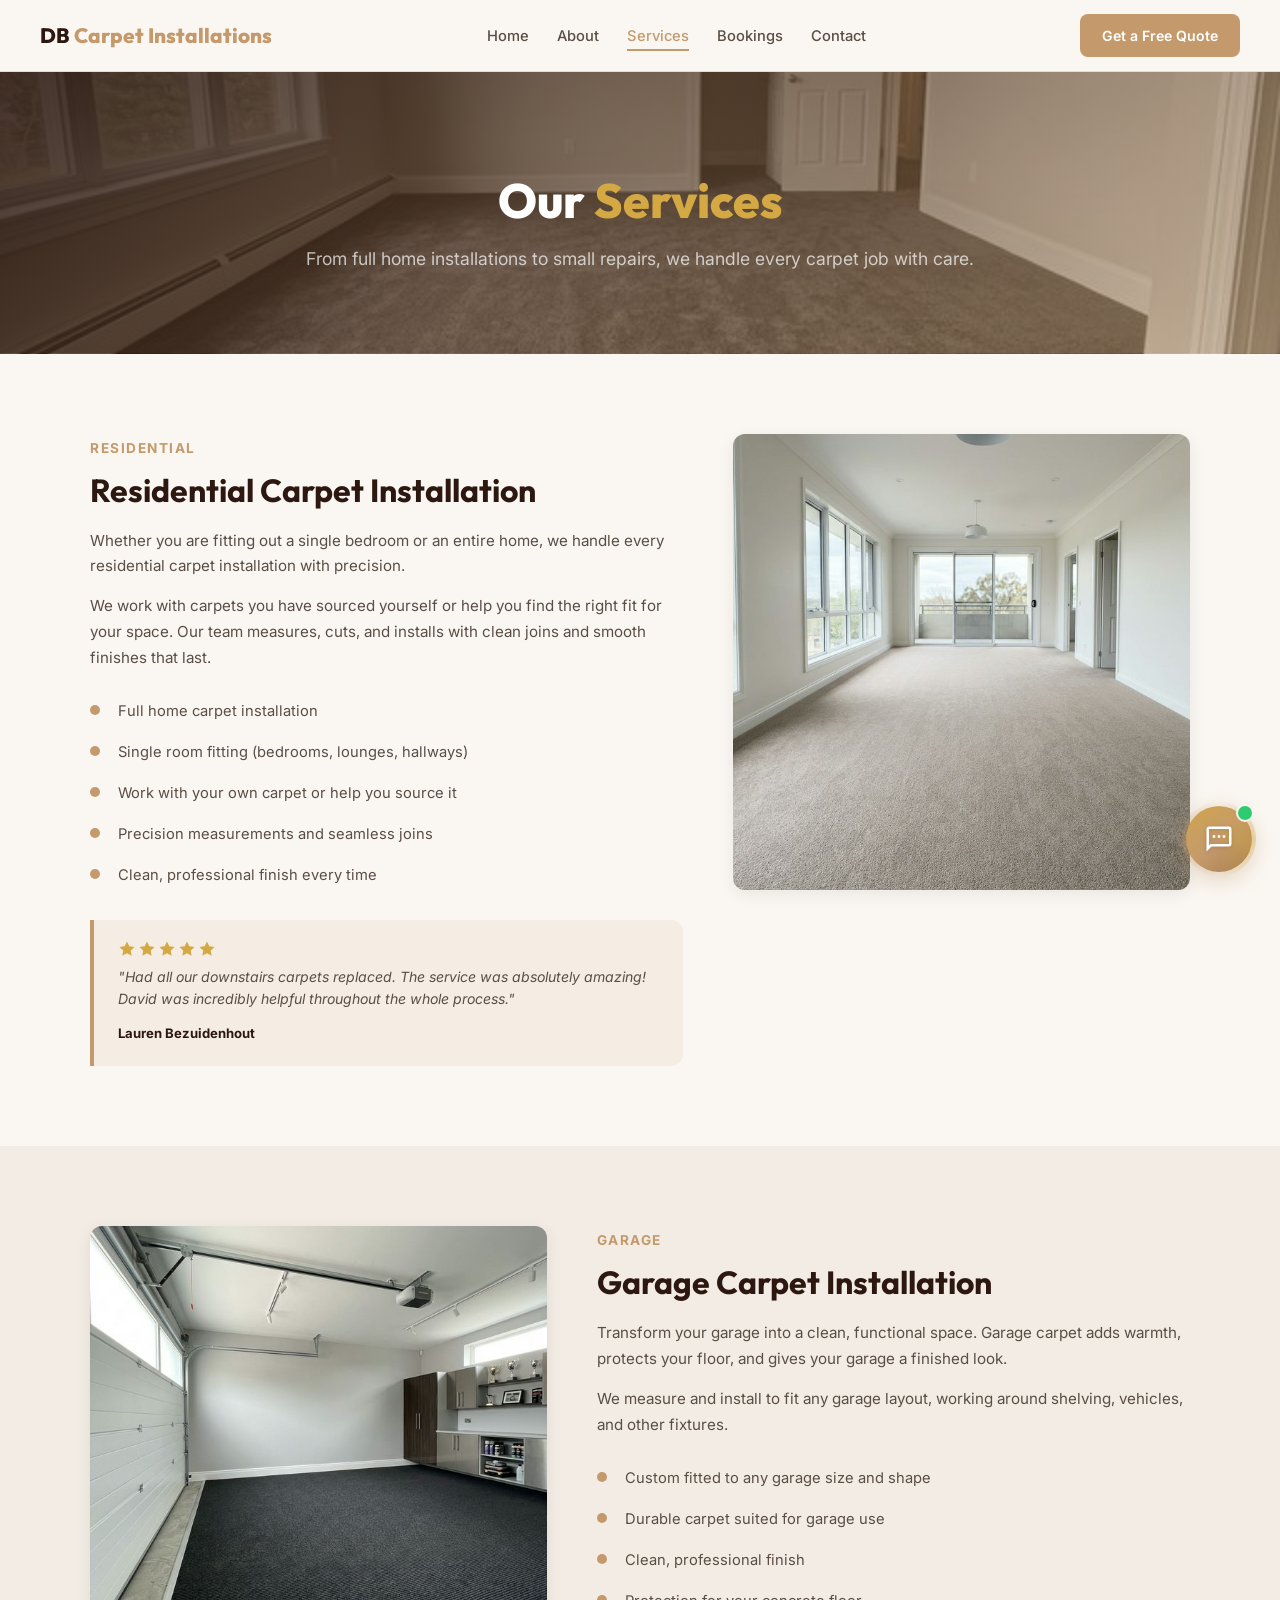
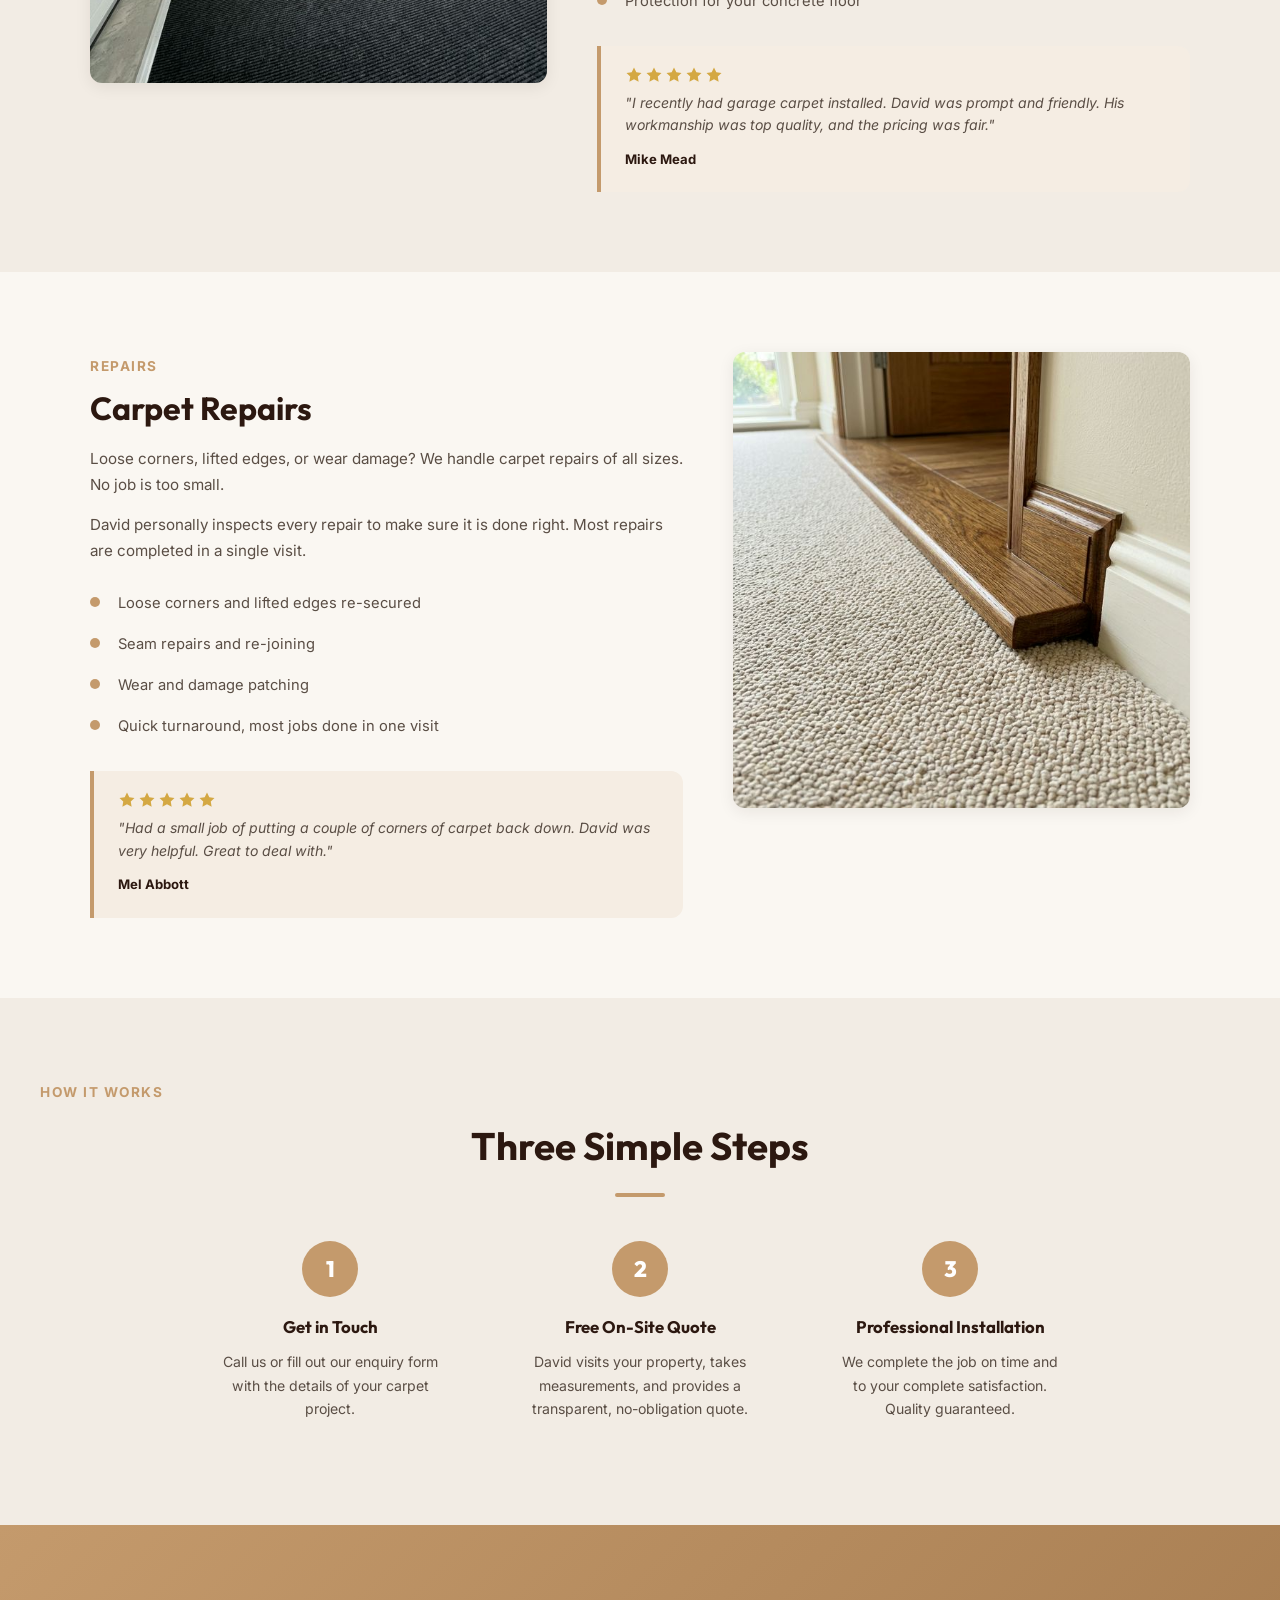
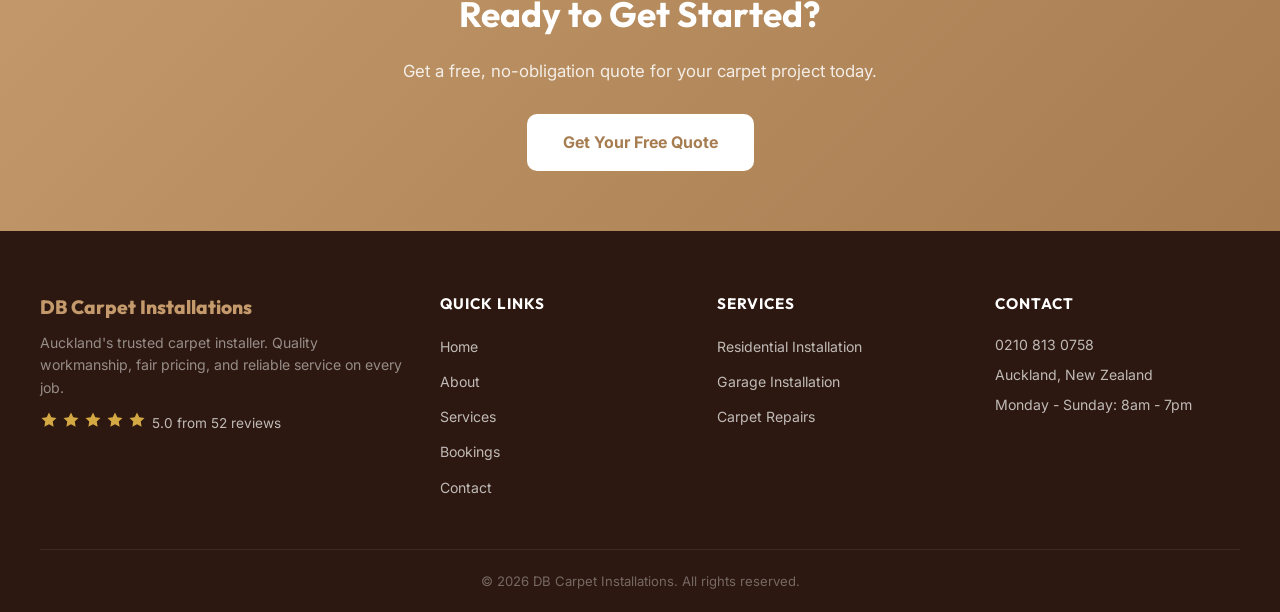
<file: services/index.html>
<!DOCTYPE html>
<html lang="en">
<head>
    <meta charset="UTF-8">
    <meta name="viewport" content="width=device-width, initial-scale=1.0">
    <title>Services - DB Carpet Installations | Auckland</title>
    <meta name="description" content="Residential carpet installation, garage carpet fitting, and carpet repairs in Auckland. Expert service from DB Carpet Installations. Get a free quote.">
    <link rel="preconnect" href="https://fonts.googleapis.com">
    <link rel="preconnect" href="https://fonts.gstatic.com" crossorigin>
    <link href="https://fonts.googleapis.com/css2?family=Inter:wght@400;500;600;700&family=Outfit:wght@600;700;800&display=swap" rel="stylesheet">
    <link rel="stylesheet" href="../shared.css">
</head>
<body>

<header class="site-header" id="site-header">
    <a href="../" class="logo"><span>DB</span> Carpet Installations</a>
    <nav>
        <ul class="nav-links">
            <li><a href="../">Home</a></li>
            <li><a href="../about/">About</a></li>
            <li><a href="../services/" class="active">Services</a></li>
            <li><a href="../bookings/">Bookings</a></li>
            <li><a href="../contact/">Contact</a></li>
        </ul>
    </nav>
    <a href="javascript:void(0)" onclick="openChatQuote()" class="header-cta">Get a Free Quote</a>
    <button class="hamburger" id="hamburger" aria-label="Toggle menu">&#9776;</button>
</header>

<nav class="mobile-nav" id="mobile-nav">
    <a href="../">Home</a>
    <a href="../about/">About</a>
    <a href="../services/" class="active">Services</a>
    <a href="../bookings/">Bookings</a>
    <a href="../contact/">Contact</a>
    <a href="javascript:void(0)" onclick="openChatQuote()" class="mobile-cta">Get a Free Quote</a>
</nav>

<!-- HERO -->
<section class="page-hero" style="background-image: linear-gradient(135deg, rgba(44, 24, 16, 0.88) 0%, rgba(196, 154, 108, 0.5) 100%), url('../images/services_hero.png');">
    <div class="page-hero-content">
        <h1>Our <span class="accent">Services</span></h1>
        <p>From full home installations to small repairs, we handle every carpet job with care.</p>
    </div>
</section>

<!-- SERVICE 1: RESIDENTIAL -->
<section class="section fade-in">
    <div class="service-detail">
        <div>
            <p class="section-label">Residential</p>
            <h2 class="content-heading">Residential Carpet Installation</h2>
            <p style="font-size:0.95rem;margin-bottom:14px;">Whether you are fitting out a single bedroom or an entire home, we handle every residential carpet installation with precision.</p>
            <p style="font-size:0.95rem;margin-bottom:14px;">We work with carpets you have sourced yourself or help you find the right fit for your space. Our team measures, cuts, and installs with clean joins and smooth finishes that last.</p>
            <ul class="service-features">
                <li>Full home carpet installation</li>
                <li>Single room fitting (bedrooms, lounges, hallways)</li>
                <li>Work with your own carpet or help you source it</li>
                <li>Precision measurements and seamless joins</li>
                <li>Clean, professional finish every time</li>
            </ul>
            <div class="service-review">
                <div class="review-card-stars">
                    <svg class="star-icon" viewBox="0 0 24 24"><polygon points="12 2 15.09 8.26 22 9.27 17 14.14 18.18 21.02 12 17.77 5.82 21.02 7 14.14 2 9.27 8.91 8.26 12 2"/></svg>
                    <svg class="star-icon" viewBox="0 0 24 24"><polygon points="12 2 15.09 8.26 22 9.27 17 14.14 18.18 21.02 12 17.77 5.82 21.02 7 14.14 2 9.27 8.91 8.26 12 2"/></svg>
                    <svg class="star-icon" viewBox="0 0 24 24"><polygon points="12 2 15.09 8.26 22 9.27 17 14.14 18.18 21.02 12 17.77 5.82 21.02 7 14.14 2 9.27 8.91 8.26 12 2"/></svg>
                    <svg class="star-icon" viewBox="0 0 24 24"><polygon points="12 2 15.09 8.26 22 9.27 17 14.14 18.18 21.02 12 17.77 5.82 21.02 7 14.14 2 9.27 8.91 8.26 12 2"/></svg>
                    <svg class="star-icon" viewBox="0 0 24 24"><polygon points="12 2 15.09 8.26 22 9.27 17 14.14 18.18 21.02 12 17.77 5.82 21.02 7 14.14 2 9.27 8.91 8.26 12 2"/></svg>
                </div>
                <p>"Had all our downstairs carpets replaced. The service was absolutely amazing! David was incredibly helpful throughout the whole process."</p>
                <strong>Lauren Bezuidenhout</strong>
            </div>
        </div>
        <div class="service-detail-image fade-in-right">
            <img src="../images/residential.png" alt="Carpet roll for residential installation" loading="lazy">
        </div>
    </div>
</section>

<!-- SERVICE 2: GARAGE -->
<section class="section section-alt fade-in">
    <div class="service-detail reverse">
        <div>
            <p class="section-label">Garage</p>
            <h2 class="content-heading">Garage Carpet Installation</h2>
            <p style="font-size:0.95rem;margin-bottom:14px;">Transform your garage into a clean, functional space. Garage carpet adds warmth, protects your floor, and gives your garage a finished look.</p>
            <p style="font-size:0.95rem;margin-bottom:14px;">We measure and install to fit any garage layout, working around shelving, vehicles, and other fixtures.</p>
            <ul class="service-features">
                <li>Custom fitted to any garage size and shape</li>
                <li>Durable carpet suited for garage use</li>
                <li>Clean, professional finish</li>
                <li>Protection for your concrete floor</li>
            </ul>
            <div class="service-review">
                <div class="review-card-stars">
                    <svg class="star-icon" viewBox="0 0 24 24"><polygon points="12 2 15.09 8.26 22 9.27 17 14.14 18.18 21.02 12 17.77 5.82 21.02 7 14.14 2 9.27 8.91 8.26 12 2"/></svg>
                    <svg class="star-icon" viewBox="0 0 24 24"><polygon points="12 2 15.09 8.26 22 9.27 17 14.14 18.18 21.02 12 17.77 5.82 21.02 7 14.14 2 9.27 8.91 8.26 12 2"/></svg>
                    <svg class="star-icon" viewBox="0 0 24 24"><polygon points="12 2 15.09 8.26 22 9.27 17 14.14 18.18 21.02 12 17.77 5.82 21.02 7 14.14 2 9.27 8.91 8.26 12 2"/></svg>
                    <svg class="star-icon" viewBox="0 0 24 24"><polygon points="12 2 15.09 8.26 22 9.27 17 14.14 18.18 21.02 12 17.77 5.82 21.02 7 14.14 2 9.27 8.91 8.26 12 2"/></svg>
                    <svg class="star-icon" viewBox="0 0 24 24"><polygon points="12 2 15.09 8.26 22 9.27 17 14.14 18.18 21.02 12 17.77 5.82 21.02 7 14.14 2 9.27 8.91 8.26 12 2"/></svg>
                </div>
                <p>"I recently had garage carpet installed. David was prompt and friendly. His workmanship was top quality, and the pricing was fair."</p>
                <strong>Mike Mead</strong>
            </div>
        </div>
        <div class="service-detail-image fade-in-left">
            <img src="../images/texture.png" alt="Carpet installation in progress" loading="lazy">
        </div>
    </div>
</section>

<!-- SERVICE 3: REPAIRS -->
<section class="section fade-in">
    <div class="service-detail">
        <div>
            <p class="section-label">Repairs</p>
            <h2 class="content-heading">Carpet Repairs</h2>
            <p style="font-size:0.95rem;margin-bottom:14px;">Loose corners, lifted edges, or wear damage? We handle carpet repairs of all sizes. No job is too small.</p>
            <p style="font-size:0.95rem;margin-bottom:14px;">David personally inspects every repair to make sure it is done right. Most repairs are completed in a single visit.</p>
            <ul class="service-features">
                <li>Loose corners and lifted edges re-secured</li>
                <li>Seam repairs and re-joining</li>
                <li>Wear and damage patching</li>
                <li>Quick turnaround, most jobs done in one visit</li>
            </ul>
            <div class="service-review">
                <div class="review-card-stars">
                    <svg class="star-icon" viewBox="0 0 24 24"><polygon points="12 2 15.09 8.26 22 9.27 17 14.14 18.18 21.02 12 17.77 5.82 21.02 7 14.14 2 9.27 8.91 8.26 12 2"/></svg>
                    <svg class="star-icon" viewBox="0 0 24 24"><polygon points="12 2 15.09 8.26 22 9.27 17 14.14 18.18 21.02 12 17.77 5.82 21.02 7 14.14 2 9.27 8.91 8.26 12 2"/></svg>
                    <svg class="star-icon" viewBox="0 0 24 24"><polygon points="12 2 15.09 8.26 22 9.27 17 14.14 18.18 21.02 12 17.77 5.82 21.02 7 14.14 2 9.27 8.91 8.26 12 2"/></svg>
                    <svg class="star-icon" viewBox="0 0 24 24"><polygon points="12 2 15.09 8.26 22 9.27 17 14.14 18.18 21.02 12 17.77 5.82 21.02 7 14.14 2 9.27 8.91 8.26 12 2"/></svg>
                    <svg class="star-icon" viewBox="0 0 24 24"><polygon points="12 2 15.09 8.26 22 9.27 17 14.14 18.18 21.02 12 17.77 5.82 21.02 7 14.14 2 9.27 8.91 8.26 12 2"/></svg>
                </div>
                <p>"Had a small job of putting a couple of corners of carpet back down. David was very helpful. Great to deal with."</p>
                <strong>Mel Abbott</strong>
            </div>
        </div>
        <div class="service-detail-image fade-in-right">
            <img src="../images/closeup.png" alt="Carpet repair detail" loading="lazy">
        </div>
    </div>
</section>

<!-- HOW IT WORKS -->
<section class="section section-alt fade-in">
    <p class="section-label" style="text-align:center;">How It Works</p>
    <h2 class="section-title">Three Simple Steps</h2>
    <div class="accent-line"></div>
    <div class="steps-grid">
        <div class="step-card scale-in">
            <div class="step-number">1</div>
            <h3>Get in Touch</h3>
            <p>Call us or fill out our enquiry form with the details of your carpet project.</p>
        </div>
        <div class="step-card scale-in">
            <div class="step-number">2</div>
            <h3>Free On-Site Quote</h3>
            <p>David visits your property, takes measurements, and provides a transparent, no-obligation quote.</p>
        </div>
        <div class="step-card scale-in">
            <div class="step-number">3</div>
            <h3>Professional Installation</h3>
            <p>We complete the job on time and to your complete satisfaction. Quality guaranteed.</p>
        </div>
    </div>
</section>

<!-- CTA -->
<section class="cta-banner fade-in">
    <h2>Ready to Get Started?</h2>
    <p>Get a free, no-obligation quote for your carpet project today.</p>
    <a href="javascript:void(0)" onclick="openChatQuote()" class="btn-white">Get Your Free Quote</a>
</section>

<!-- FOOTER -->
<footer class="site-footer">
    <div class="footer-grid">
        <div class="footer-brand">
            <div class="footer-logo">DB Carpet Installations</div>
            <p class="footer-tagline">Auckland's trusted carpet installer. Quality workmanship, fair pricing, and reliable service on every job.</p>
            <div class="footer-rating">
                <span class="stars">
                    <svg class="star-icon" viewBox="0 0 24 24"><polygon points="12 2 15.09 8.26 22 9.27 17 14.14 18.18 21.02 12 17.77 5.82 21.02 7 14.14 2 9.27 8.91 8.26 12 2"/></svg>
                    <svg class="star-icon" viewBox="0 0 24 24"><polygon points="12 2 15.09 8.26 22 9.27 17 14.14 18.18 21.02 12 17.77 5.82 21.02 7 14.14 2 9.27 8.91 8.26 12 2"/></svg>
                    <svg class="star-icon" viewBox="0 0 24 24"><polygon points="12 2 15.09 8.26 22 9.27 17 14.14 18.18 21.02 12 17.77 5.82 21.02 7 14.14 2 9.27 8.91 8.26 12 2"/></svg>
                    <svg class="star-icon" viewBox="0 0 24 24"><polygon points="12 2 15.09 8.26 22 9.27 17 14.14 18.18 21.02 12 17.77 5.82 21.02 7 14.14 2 9.27 8.91 8.26 12 2"/></svg>
                    <svg class="star-icon" viewBox="0 0 24 24"><polygon points="12 2 15.09 8.26 22 9.27 17 14.14 18.18 21.02 12 17.77 5.82 21.02 7 14.14 2 9.27 8.91 8.26 12 2"/></svg>
                </span>
                5.0 from 52 reviews
            </div>
        </div>
        <div class="footer-nav">
            <div class="footer-heading">Quick Links</div>
            <ul>
                <li><a href="../">Home</a></li>
                <li><a href="../about/">About</a></li>
                <li><a href="../services/">Services</a></li>
                <li><a href="../bookings/">Bookings</a></li>
                <li><a href="../contact/">Contact</a></li>
            </ul>
        </div>
        <div class="footer-nav">
            <div class="footer-heading">Services</div>
            <ul>
                <li><a href="../services/">Residential Installation</a></li>
                <li><a href="../services/">Garage Installation</a></li>
                <li><a href="../services/">Carpet Repairs</a></li>
            </ul>
        </div>
        <div class="footer-contact">
            <div class="footer-heading">Contact</div>
            <p><a href="tel:02108130758">0210 813 0758</a></p>
            <p>Auckland, New Zealand</p>
            <p>Monday - Sunday: 8am - 7pm</p>
        </div>
    </div>
    <div class="footer-bottom">&copy; 2026 DB Carpet Installations. All rights reserved.</div>
</footer>
<script src="../shared.js"></script>
</body>
</html>
</file>
<file: shared.css>
/* ═══════════════ DESIGN TOKENS ═══════════════ */
:root {
    --color-bg: #faf7f2;
    --color-dark: #2c1810;
    --color-accent: #c49a6c;
    --color-accent-dark: #a67c50;
    --color-accent-light: #f5ede3;
    --color-text: #5a4e45;
    --color-heading: #2c1810;
    --color-white: #ffffff;
    --color-gold: #d4a843;
    --color-gold-light: #fef8e8;
    --color-border: #e8ddd0;
    --color-card: #ffffff;
    --color-section-alt: #f2ece4;
    --font-heading: 'Outfit', sans-serif;
    --font-body: 'Inter', sans-serif;
    --shadow-sm: 0 1px 3px rgba(44, 24, 16, 0.06);
    --shadow-md: 0 4px 16px rgba(44, 24, 16, 0.08);
    --shadow-lg: 0 12px 40px rgba(44, 24, 16, 0.1);
    --radius: 12px;
}

*,
*::before,
*::after {
    margin: 0;
    padding: 0;
    box-sizing: border-box;
}

html {
    scroll-behavior: smooth;
    overflow-x: hidden;
}

body {
    background: var(--color-bg);
    color: var(--color-text);
    font-family: var(--font-body);
    line-height: 1.7;
    overflow-x: hidden;
}

a {
    text-decoration: none;
    color: inherit;
}

img {
    max-width: 100%;
    display: block;
}

/* ═══════════════ SCROLL ANIMATIONS ═══════════════ */
.fade-in {
    opacity: 0;
    transform: translateY(30px);
    transition: opacity 0.7s ease, transform 0.7s ease;
}

.fade-in.visible {
    opacity: 1;
    transform: translateY(0);
}

.fade-in-left {
    opacity: 0;
    transform: translateX(-40px);
    transition: opacity 0.7s ease, transform 0.7s ease;
}

.fade-in-left.visible {
    opacity: 1;
    transform: translateX(0);
}

.fade-in-right {
    opacity: 0;
    transform: translateX(40px);
    transition: opacity 0.7s ease, transform 0.7s ease;
}

.fade-in-right.visible {
    opacity: 1;
    transform: translateX(0);
}

.scale-in {
    opacity: 0;
    transform: scale(0.92);
    transition: opacity 0.6s ease, transform 0.6s ease;
}

.scale-in.visible {
    opacity: 1;
    transform: scale(1);
}

/* ═══════════════ HEADER ═══════════════ */
.site-header {
    position: sticky;
    top: 0;
    z-index: 1000;
    background: rgba(250, 247, 242, 0.95);
    backdrop-filter: blur(12px);
    height: 72px;
    display: flex;
    align-items: center;
    justify-content: space-between;
    padding: 0 40px;
    border-bottom: 1px solid var(--color-border);
}

.logo {
    font-family: var(--font-heading);
    color: var(--color-accent);
    font-size: 1.3rem;
    font-weight: 800;
    white-space: nowrap;
}

.logo span {
    color: var(--color-heading);
}

.nav-links {
    display: flex;
    align-items: center;
    gap: 28px;
    list-style: none;
}

.nav-links a {
    font-size: 0.92rem;
    font-weight: 500;
    color: var(--color-text);
    padding-bottom: 4px;
    border-bottom: 2px solid transparent;
    transition: all 0.3s ease;
}

.nav-links a:hover,
.nav-links a.active {
    color: var(--color-accent);
    border-bottom-color: var(--color-accent);
}

.header-cta {
    background: var(--color-accent);
    color: var(--color-white);
    font-family: var(--font-body);
    font-weight: 600;
    font-size: 0.88rem;
    padding: 10px 22px;
    border: none;
    border-radius: 8px;
    cursor: pointer;
    transition: all 0.3s ease;
}

.header-cta:hover {
    background: var(--color-accent-dark);
    transform: translateY(-1px);
    box-shadow: var(--shadow-md);
}

.hamburger {
    display: none;
    background: none;
    border: none;
    color: var(--color-accent);
    font-size: 1.8rem;
    cursor: pointer;
    line-height: 1;
}

/* ═══════════════ MOBILE NAV ═══════════════ */
.mobile-nav {
    display: none;
    position: fixed;
    top: 72px;
    left: 0;
    right: 0;
    bottom: 0;
    background: var(--color-white);
    z-index: 999;
    flex-direction: column;
    align-items: center;
    justify-content: flex-start;
    overflow: hidden;
    max-height: 0;
    transition: max-height 0.4s ease;
}

.mobile-nav.open {
    max-height: calc(100vh - 72px);
}

.mobile-nav a {
    display: block;
    width: 100%;
    text-align: center;
    padding: 18px 16px;
    font-size: 1.1rem;
    color: var(--color-text);
    border-bottom: 1px solid var(--color-border);
    transition: all 0.3s ease;
}

.mobile-nav a:hover,
.mobile-nav a.active {
    color: var(--color-accent);
    background: var(--color-accent-light);
}

.mobile-nav .mobile-cta {
    display: block;
    width: calc(100% - 32px);
    margin: 20px 16px;
    background: var(--color-accent);
    color: var(--color-white);
    text-align: center;
    padding: 14px;
    font-weight: 700;
    border-radius: 8px;
}

@media (max-width: 768px) {

    .nav-links,
    .header-cta {
        display: none !important;
    }

    .hamburger {
        display: block;
    }

    .mobile-nav {
        display: flex;
    }

    .site-header {
        padding: 0 20px;
    }
}

/* ═══════════════ PAGE HERO ═══════════════ */
.page-hero {
    background-image: linear-gradient(135deg, rgba(44, 24, 16, 0.88) 0%, rgba(196, 154, 108, 0.55) 100%), url('images/hero.png');
    background-position: center;
    background-size: cover;
    background-repeat: no-repeat;
    padding: 100px 40px 80px;
    text-align: center;
}

.page-hero-content {
    max-width: 700px;
    margin: 0 auto;
}

.page-hero h1 {
    font-family: var(--font-heading);
    color: var(--color-white);
    font-size: clamp(2rem, 4vw, 3rem);
    font-weight: 800;
    margin-bottom: 14px;
    line-height: 1.2;
}

.page-hero h1 .accent {
    color: var(--color-gold);
}

.page-hero p {
    color: rgba(255, 255, 255, 0.7);
    font-size: 1.1rem;
}

.hero-badge {
    display: inline-flex;
    align-items: center;
    gap: 8px;
    background: rgba(255, 255, 255, 0.1);
    backdrop-filter: blur(8px);
    border: 1px solid rgba(255, 255, 255, 0.15);
    border-radius: 50px;
    padding: 8px 20px;
    font-size: 0.85rem;
    color: var(--color-white);
    margin-bottom: 20px;
    font-weight: 500;
}

.hero-badge .stars {
    color: var(--color-gold);
}

.hero-cta-group {
    display: flex;
    gap: 16px;
    justify-content: center;
    margin-top: 28px;
}

/* ═══════════════ SECTIONS ═══════════════ */
.section {
    padding: 80px 40px;
}

.section-alt {
    background: var(--color-section-alt);
}

.section-title {
    font-family: var(--font-heading);
    color: var(--color-heading);
    font-size: clamp(1.8rem, 3vw, 2.5rem);
    text-align: center;
    margin-bottom: 10px;
    font-weight: 700;
}

.section-subtitle {
    text-align: center;
    color: var(--color-text);
    font-size: 1.05rem;
    margin-bottom: 48px;
    max-width: 600px;
    margin-left: auto;
    margin-right: auto;
}

.accent-line {
    width: 50px;
    height: 4px;
    background: var(--color-accent);
    margin: 14px auto 20px;
    border-radius: 2px;
}

.section-label {
    display: inline-block;
    font-size: 0.85rem;
    font-weight: 700;
    color: var(--color-accent);
    text-transform: uppercase;
    letter-spacing: 1.5px;
    margin-bottom: 10px;
}

/* ═══════════════ VALUES / WHY CHOOSE US ═══════════════ */
.values-grid {
    display: grid !important;
    grid-template-columns: 1fr 1fr 1fr !important;
    gap: 32px;
    max-width: 1100px;
    margin: 0 auto;
}
.value-card {
    flex: 1;
    min-width: 0;
    text-align: center;
    padding: 32px 24px;
    background: var(--color-white);
    border-radius: 16px;
    box-shadow: 0 2px 12px rgba(0,0,0,0.06);
}
.value-icon {
    width: 56px; height: 56px;
    margin: 0 auto 16px;
    background: var(--color-accent-light);
    border-radius: 50%;
    display: flex; align-items: center; justify-content: center;
}
.value-icon svg {
    width: 26px; height: 26px;
    stroke: var(--color-accent);
    fill: none;
    stroke-width: 2;
    stroke-linecap: round;
    stroke-linejoin: round;
}
.value-card h3 {
    font-family: var(--font-heading);
    font-size: 1.15rem;
    margin-bottom: 8px;
    color: var(--color-heading);
}
.value-card p {
    font-size: 0.92rem;
    color: var(--color-text);
    line-height: 1.6;
}
@media (max-width: 768px) {
    .values-grid { grid-template-columns: 1fr !important; gap: 20px; }
}
.content-block {
    max-width: 1100px;
    margin: 0 auto;
    display: grid;
    grid-template-columns: 1.2fr 1fr;
    gap: 60px;
    align-items: center;
}

.content-heading {
    font-family: var(--font-heading);
    color: var(--color-heading);
    font-size: clamp(1.6rem, 2.5vw, 2.2rem);
    font-weight: 700;
    margin-bottom: 18px;
    line-height: 1.25;
}

.content-text p {
    margin-bottom: 14px;
    font-size: 0.95rem;
}

.content-text p strong {
    color: var(--color-heading);
}

.content-image {
    border-radius: var(--radius);
    overflow: hidden;
    box-shadow: var(--shadow-lg);
}

.content-image img {
    width: 100%;
    height: auto;
    display: block;
}

@media (max-width: 768px) {
    .content-block {
        grid-template-columns: 1fr;
        gap: 30px;
    }
}

/* ═══════════════ VALUES GRID ═══════════════ */
.values-grid {
    max-width: 1000px;
    margin: 0 auto;
    display: grid;
    grid-template-columns: repeat(2, 1fr);
    gap: 24px;
}

.value-card {
    background: var(--color-white);
    border: 1px solid var(--color-border);
    border-radius: var(--radius);
    padding: 32px;
    text-align: center;
    transition: all 0.3s ease;
}

.value-card:hover {
    box-shadow: var(--shadow-md);
    transform: translateY(-3px);
}

.value-icon {
    width: 56px;
    height: 56px;
    background: var(--color-accent-light);
    border-radius: 50%;
    display: flex;
    align-items: center;
    justify-content: center;
    margin: 0 auto 14px;
}

.value-icon svg {
    width: 26px;
    height: 26px;
    stroke: var(--color-accent);
    fill: none;
    stroke-width: 2;
    stroke-linecap: round;
    stroke-linejoin: round;
}

.value-card h3 {
    font-family: var(--font-heading);
    color: var(--color-heading);
    font-size: 1.1rem;
    font-weight: 700;
    margin-bottom: 8px;
}

.value-card p {
    font-size: 0.88rem;
    color: var(--color-text);
}

@media (max-width: 768px) {
    .values-grid {
        grid-template-columns: 1fr;
    }
}

/* ═══════════════ SERVICES GRID ═══════════════ */
.services-grid {
    max-width: 1000px;
    margin: 0 auto;
    display: grid;
    grid-template-columns: repeat(3, 1fr);
    gap: 24px;
}

.service-card {
    background: var(--color-white);
    border: 1px solid var(--color-border);
    border-radius: var(--radius);
    overflow: hidden;
    transition: all 0.3s ease;
}

.service-card:hover {
    box-shadow: var(--shadow-md);
    transform: translateY(-4px);
}

.service-card-image {
    height: 200px;
    overflow: hidden;
}

.service-card-image img {
    width: 100%;
    height: 100%;
    object-fit: cover;
    transition: transform 0.4s ease;
}

.service-card:hover .service-card-image img {
    transform: scale(1.05);
}

.service-card-content {
    padding: 24px;
}

.service-card-content h3 {
    font-family: var(--font-heading);
    color: var(--color-heading);
    font-size: 1.1rem;
    font-weight: 700;
    margin-bottom: 8px;
}

.service-card-content p {
    font-size: 0.88rem;
    color: var(--color-text);
    margin-bottom: 14px;
}

.service-card-link {
    font-size: 0.88rem;
    font-weight: 600;
    color: var(--color-accent);
    border-bottom: 1px solid transparent;
    transition: border-color 0.3s;
}

.service-card-link:hover {
    border-bottom-color: var(--color-accent);
}

@media (max-width: 768px) {
    .services-grid {
        grid-template-columns: 1fr;
    }
}

/* ═══════════════ TESTIMONIAL HIGHLIGHTS ═══════════════ */
.testimonial-highlights {
    max-width: 1100px;
    margin: 0 auto;
    display: grid;
    grid-template-columns: repeat(3, 1fr);
    gap: 20px;
}

.testimonial-card {
    background: var(--color-white);
    border: 1px solid var(--color-border);
    border-radius: var(--radius);
    padding: 28px;
    transition: all 0.3s ease;
}

.testimonial-card:hover {
    box-shadow: var(--shadow-md);
}

.testimonial-card .review-card-stars {
    color: var(--color-gold);
    font-size: 0.9rem;
    margin-bottom: 12px;
    letter-spacing: 2px;
}

.testimonial-card p {
    font-size: 0.88rem;
    color: var(--color-text);
    font-style: italic;
    line-height: 1.7;
    margin-bottom: 14px;
}

.testimonial-card strong {
    color: var(--color-heading);
    font-size: 0.85rem;
}

@media (max-width: 768px) {
    .testimonial-highlights {
        grid-template-columns: 1fr;
    }
}

/* ═══════════════ SERVICE DETAIL ═══════════════ */
.service-detail {
    max-width: 1100px;
    margin: 0 auto;
    display: grid;
    grid-template-columns: 1.3fr 1fr;
    gap: 50px;
    align-items: start;
}

.service-detail.reverse {
    direction: rtl;
}

.service-detail.reverse>* {
    direction: ltr;
}

.service-detail-image {
    border-radius: var(--radius);
    overflow: hidden;
    box-shadow: var(--shadow-md);
    position: sticky;
    top: 100px;
}

.service-detail-image img {
    width: 100%;
    height: auto;
}

.service-features {
    list-style: none;
    margin: 20px 0;
}

.service-features li {
    padding: 8px 0 8px 28px;
    position: relative;
    font-size: 0.92rem;
}

.service-features li::before {
    content: '';
    position: absolute;
    left: 0;
    top: 14px;
    width: 10px;
    height: 10px;
    background: var(--color-accent);
    border-radius: 50%;
}

.service-review {
    background: var(--color-accent-light);
    border-left: 4px solid var(--color-accent);
    padding: 20px 24px;
    border-radius: 0 var(--radius) var(--radius) 0;
    margin-top: 24px;
}

.service-review .review-card-stars {
    color: var(--color-gold);
    font-size: 0.85rem;
    margin-bottom: 8px;
    letter-spacing: 2px;
}

.service-review p {
    font-size: 0.88rem;
    font-style: italic;
    color: var(--color-text);
    line-height: 1.6;
    margin-bottom: 8px;
}

.service-review strong {
    color: var(--color-heading);
    font-size: 0.82rem;
}

@media (max-width: 768px) {
    .service-detail {
        grid-template-columns: 1fr;
    }

    .service-detail.reverse {
        direction: ltr;
    }

    .service-detail-image {
        position: static;
    }
}

/* ═══════════════ STEPS GRID ═══════════════ */
.steps-grid {
    max-width: 900px;
    margin: 0 auto;
    display: grid;
    grid-template-columns: repeat(3, 1fr);
    gap: 30px;
}

.step-card {
    text-align: center;
    padding: 24px;
}

.step-number {
    width: 56px;
    height: 56px;
    background: var(--color-accent);
    color: var(--color-white);
    font-family: var(--font-heading);
    font-size: 1.4rem;
    font-weight: 800;
    border-radius: 50%;
    display: flex;
    align-items: center;
    justify-content: center;
    margin: 0 auto 16px;
}

.step-card h3 {
    font-family: var(--font-heading);
    color: var(--color-heading);
    font-size: 1.05rem;
    font-weight: 700;
    margin-bottom: 8px;
}

.step-card p {
    font-size: 0.88rem;
    color: var(--color-text);
}

@media (max-width: 768px) {
    .steps-grid {
        grid-template-columns: 1fr;
    }
}

/* ═══════════════ BOOKING ═══════════════ */
.booking-section {
    max-width: 900px;
    margin: 0 auto;
}

.calendly-embed-card {
    background: var(--color-white);
    border: 1px solid var(--color-border);
    border-radius: var(--radius);
    padding: 40px;
    box-shadow: var(--shadow-md);
    margin-bottom: 40px;
}

.calendly-embed-card h2 {
    font-family: var(--font-heading);
    color: var(--color-heading);
    font-size: 1.4rem;
    font-weight: 700;
    margin-bottom: 8px;
    text-align: center;
}

.calendly-embed-card > p {
    text-align: center;
    font-size: 0.95rem;
    color: var(--color-text);
    margin-bottom: 28px;
}

.booking-options {
    display: grid;
    grid-template-columns: 1fr 1fr;
    gap: 24px;
}

.booking-option-card {
    background: var(--color-white);
    border: 1px solid var(--color-border);
    border-radius: var(--radius);
    padding: 32px;
    text-align: center;
    transition: all 0.3s ease;
}

.booking-option-card:hover {
    box-shadow: var(--shadow-md);
    transform: translateY(-3px);
}

.booking-option-icon {
    width: 56px;
    height: 56px;
    background: var(--color-accent-light);
    border-radius: 50%;
    display: flex;
    align-items: center;
    justify-content: center;
    margin: 0 auto 16px;
}

.booking-option-icon svg {
    width: 26px;
    height: 26px;
    stroke: var(--color-accent);
    fill: none;
    stroke-width: 2;
    stroke-linecap: round;
    stroke-linejoin: round;
}

.booking-option-card h3 {
    font-family: var(--font-heading);
    color: var(--color-heading);
    font-size: 1.1rem;
    font-weight: 700;
    margin-bottom: 10px;
}

.booking-option-card p {
    font-size: 0.9rem;
    color: var(--color-text);
}

.booking-option-card .phone-link {
    font-family: var(--font-heading);
    font-size: 1.3rem;
    font-weight: 800;
    color: var(--color-accent);
    display: block;
    margin-bottom: 6px;
}

@media (max-width: 768px) {
    .booking-options {
        grid-template-columns: 1fr;
    }
}

/* ═══════════════ CONTACT GRID ═══════════════ */
.contact-grid {
    max-width: 1100px;
    margin: 0 auto;
    display: grid;
    grid-template-columns: 1.4fr 1fr;
    gap: 50px;
}

.form-subtext {
    font-size: 0.92rem;
    color: var(--color-text);
    margin-bottom: 28px;
}

.contact-form {
    display: flex;
    flex-direction: column;
    gap: 18px;
}

.form-group {
    display: flex;
    flex-direction: column;
    gap: 6px;
}

.form-group label {
    font-size: 0.85rem;
    font-weight: 600;
    color: var(--color-heading);
}

.form-group input,
.form-group select,
.form-group textarea {
    width: 100%;
    padding: 12px 16px;
    border: 1px solid var(--color-border);
    border-radius: 8px;
    font-family: var(--font-body);
    font-size: 0.92rem;
    color: var(--color-heading);
    background: var(--color-white);
    transition: border-color 0.3s ease;
}

.form-group input:focus,
.form-group select:focus,
.form-group textarea:focus {
    outline: none;
    border-color: var(--color-accent);
    box-shadow: 0 0 0 3px rgba(196, 154, 108, 0.12);
}

.form-group textarea {
    resize: vertical;
}

.form-row {
    display: grid;
    grid-template-columns: 1fr 1fr;
    gap: 18px;
}

.form-submit {
    width: 100%;
}

.form-status {
    margin-top: 12px;
}

.form-success {
    background: #ecfdf5;
    color: #065f46;
    padding: 14px 18px;
    border-radius: 8px;
    font-size: 0.9rem;
    font-weight: 500;
}

.form-error {
    background: #fef2f2;
    color: #991b1b;
    padding: 14px 18px;
    border-radius: 8px;
    font-size: 0.9rem;
    font-weight: 500;
}

@media (max-width: 768px) {
    .contact-grid {
        grid-template-columns: 1fr;
    }

    .form-row {
        grid-template-columns: 1fr;
    }
}

/* ═══════════════ CONTACT INFO ═══════════════ */
.contact-info {
    display: flex;
    flex-direction: column;
    gap: 18px;
}

.info-card {
    background: var(--color-white);
    border: 1px solid var(--color-border);
    border-radius: var(--radius);
    padding: 24px;
}

.info-card h3 {
    font-family: var(--font-heading);
    color: var(--color-heading);
    font-size: 1rem;
    font-weight: 700;
    margin-bottom: 8px;
}

.info-card p {
    font-size: 0.9rem;
    color: var(--color-text);
}

.info-phone {
    display: block;
    font-family: var(--font-heading);
    font-size: 1.5rem;
    font-weight: 800;
    color: var(--color-accent);
    margin-bottom: 6px;
    transition: opacity 0.3s;
}

.info-phone:hover {
    opacity: 0.7;
}

.info-review {
    border-left: 4px solid var(--color-gold);
}

.info-review .review-card-stars {
    color: var(--color-gold);
    font-size: 0.85rem;
    margin-bottom: 8px;
    letter-spacing: 2px;
}

.info-review-text {
    font-style: italic;
    font-size: 0.85rem !important;
    line-height: 1.6;
}

.info-review strong {
    color: var(--color-heading);
    font-size: 0.82rem;
}

/* ═══════════════ CTA BANNER ═══════════════ */
.cta-banner {
    background: linear-gradient(135deg, var(--color-accent) 0%, var(--color-accent-dark) 100%);
    padding: 60px 40px;
    text-align: center;
}

.cta-banner h2 {
    font-family: var(--font-heading);
    color: var(--color-white);
    font-size: clamp(1.6rem, 3vw, 2.2rem);
    margin-bottom: 12px;
    font-weight: 700;
}

.cta-banner p {
    color: rgba(255, 255, 255, 0.85);
    font-size: 1.05rem;
    margin-bottom: 28px;
}

.btn-accent-solid {
    display: inline-block;
    background: var(--color-accent);
    color: var(--color-white);
    font-family: var(--font-body);
    font-weight: 700;
    font-size: 1.05rem;
    padding: 15px 36px;
    border: none;
    border-radius: 10px;
    cursor: pointer;
    transition: all 0.3s ease;
}

.btn-accent-solid:hover {
    background: var(--color-accent-dark);
    transform: translateY(-2px);
    box-shadow: 0 8px 25px rgba(196, 154, 108, 0.3);
}

.btn-white {
    display: inline-block;
    background: var(--color-white);
    color: var(--color-accent-dark);
    font-family: var(--font-body);
    font-weight: 700;
    font-size: 1rem;
    padding: 15px 36px;
    border: none;
    border-radius: 10px;
    cursor: pointer;
    transition: all 0.3s ease;
}

.btn-white:hover {
    transform: translateY(-2px);
    box-shadow: 0 8px 25px rgba(0, 0, 0, 0.2);
}

.btn-outline {
    display: inline-block;
    background: transparent;
    color: var(--color-white);
    font-family: var(--font-body);
    font-weight: 600;
    font-size: 1rem;
    padding: 14px 32px;
    border: 2px solid rgba(255,255,255,0.5);
    border-radius: 10px;
    cursor: pointer;
    transition: all 0.3s ease;
}

.btn-outline:hover {
    background: rgba(255,255,255,0.1);
    border-color: var(--color-white);
}

/* ═══════════════ MAP ═══════════════ */
.map-section {
    padding: 0;
}

.map-section iframe {
    display: block;
    width: 100%;
    border: none;
}

/* ═══════════════ FOOTER ═══════════════ */
.site-footer {
    background: var(--color-dark);
    padding: 60px 40px 0;
    color: rgba(255, 255, 255, 0.7);
}

.footer-grid {
    display: grid;
    grid-template-columns: 1.5fr 1fr 1fr 1fr;
    gap: 2rem;
    max-width: 1200px;
    margin: 0 auto;
    padding-bottom: 40px;
}

.footer-brand .footer-logo {
    font-family: var(--font-heading);
    color: var(--color-accent);
    font-size: 1.2rem;
    font-weight: 800;
    margin-bottom: 8px;
}

.footer-brand .footer-tagline {
    font-size: 0.88rem;
    color: rgba(255, 255, 255, 0.5);
    line-height: 1.6;
}

.footer-heading {
    font-family: var(--font-heading);
    color: var(--color-white);
    font-size: 0.95rem;
    font-weight: 700;
    margin-bottom: 16px;
    text-transform: uppercase;
    letter-spacing: 1px;
}

.footer-nav ul {
    list-style: none;
}

.footer-nav ul li {
    margin-bottom: 8px;
}

.footer-nav a {
    font-size: 0.88rem;
    transition: color 0.3s ease;
}

.footer-nav a:hover {
    color: var(--color-accent);
}

.footer-contact p {
    font-size: 0.88rem;
    margin-bottom: 6px;
}

.footer-contact a {
    transition: color 0.3s;
}

.footer-contact a:hover {
    color: var(--color-accent);
}

.footer-rating {
    display: flex;
    align-items: center;
    gap: 6px;
    margin-top: 12px;
    font-size: 0.85rem;
}

.footer-rating .stars {
    color: var(--color-gold);
}

.footer-bottom {
    border-top: 1px solid rgba(255, 255, 255, 0.08);
    padding: 20px 0;
    text-align: center;
    font-size: 0.82rem;
    color: rgba(255, 255, 255, 0.35);
    max-width: 1200px;
    margin: 0 auto;
}

@media (max-width: 768px) {
    .footer-grid {
        grid-template-columns: 1fr;
        text-align: center;
    }

    .footer-rating {
        justify-content: center;
    }

    .section {
        padding: 60px 20px;
    }

    .hero-cta-group {
        flex-direction: column;
        align-items: center;
    }
}

/* ═══════════════ REVIEW CARD STARS (SVG-based) ═══════════════ */
.review-card-stars {
    color: var(--color-gold);
    font-size: 0.95rem;
    margin-bottom: 12px;
    letter-spacing: 2px;
    display: flex;
    gap: 2px;
}

.star-icon {
    width: 18px;
    height: 18px;
    fill: var(--color-gold);
}

/* ═══════════════ REVIEW STATS ═══════════════ */
.review-stats {
    max-width: 600px;
    margin: 0 auto 40px;
    background: var(--color-white);
    border: 1px solid var(--color-border);
    border-radius: var(--radius);
    padding: 32px;
}

.review-stats-header {
    text-align: center;
    margin-bottom: 24px;
}

.review-stats-number {
    font-family: var(--font-heading);
    font-size: 3rem;
    font-weight: 800;
    color: var(--color-heading);
    line-height: 1;
}

.review-stats-text {
    font-size: 0.92rem;
    color: var(--color-text);
    margin-top: 4px;
}

.review-bar-row {
    display: grid;
    grid-template-columns: 40px 1fr 40px;
    gap: 10px;
    align-items: center;
    margin-bottom: 6px;
}

.review-bar-label {
    font-size: 0.82rem;
    font-weight: 600;
    color: var(--color-heading);
    text-align: right;
}

.review-bar-track {
    background: var(--color-border);
    height: 8px;
    border-radius: 4px;
    overflow: hidden;
}

.review-bar-fill {
    height: 100%;
    background: var(--color-gold);
    border-radius: 4px;
}

.review-bar-pct {
    font-size: 0.78rem;
    color: var(--color-text);
}

/* ═══════════════ REVIEW POPUPS ═══════════════ */
.review-popup-container {
    position: fixed;
    bottom: 30px;
    left: 30px;
    z-index: 9999;
    display: flex;
    flex-direction: column; /* Stack vertically */
    gap: 15px;
    pointer-events: none; /* Let clicks pass through the container */
}

.review-popup {
    background: var(--color-white);
    border: 1px solid var(--color-border);
    border-radius: var(--radius);
    padding: 16px 20px;
    box-shadow: var(--shadow-lg);
    width: 320px;
    pointer-events: auto; /* Catch clicks on the popup itself */
    animation: slideInUp 0.5s cubic-bezier(0.175, 0.885, 0.32, 1.275) forwards;
    transition: opacity 0.4s ease, transform 0.4s ease;
    will-change: transform, opacity;
}

.review-popup.removing {
    opacity: 0;
    transform: translateY(20px) scale(0.95);
}

.review-popup-header {
    display: flex;
    justify-content: space-between;
    align-items: center;
    margin-bottom: 6px;
}

.review-popup-name {
    font-family: var(--font-heading);
    font-weight: 700;
    color: var(--color-heading);
    font-size: 0.95rem;
}

.review-popup-stars {
    color: var(--color-gold);
    font-size: 0.85rem;
    letter-spacing: 1px;
}

.review-popup-text {
    font-size: 0.85rem;
    color: var(--color-text);
    line-height: 1.5;
    font-style: italic;
}

@keyframes slideInUp {
    0% {
        opacity: 0;
        transform: translateY(40px) scale(0.9);
    }
    100% {
        opacity: 1;
        transform: translateY(0) scale(1);
    }
}

@media (min-width: 1400px) {
    .review-popup { width: 380px; padding: 18px 24px; }
    .review-popup-name { font-size: 1.05rem; }
    .review-popup-text { font-size: 0.95rem; }
    .review-popup-stars { font-size: 0.95rem; }
}

@media (min-width: 1800px) {
    .review-popup { width: 440px; padding: 22px 28px; }
    .review-popup-name { font-size: 1.2rem; }
    .review-popup-text { font-size: 1.05rem; }
    .review-popup-stars { font-size: 1.1rem; }
}

@media (max-width: 1024px) {
    .review-popup { width: 280px; padding: 14px 18px; }
    .review-popup-name { font-size: 0.9rem; }
    .review-popup-text { font-size: 0.82rem; }
    .review-popup-stars { font-size: 0.82rem; }
}

@media (max-width: 768px) {
    .review-popup-container {
        bottom: 20px;
        left: 0;
        right: 0;
        width: 100%;
        padding: 0 20px;
        align-items: center;
    }

    .review-popup {
        width: 100%;
        max-width: 260px;
        padding: 12px 16px;
        box-shadow: 0 8px 24px rgba(44, 24, 16, 0.15); /* Slightly stronger shadow for mobile visibility */
    }
    .review-popup-name { font-size: 0.85rem; }
    .review-popup-text { font-size: 0.78rem; }
    .review-popup-stars { font-size: 0.78rem; }
}

@media (max-width: 480px) {
    .review-popup {
        max-width: 240px; 
        padding: 12px 14px;
    }
    .review-popup-header {
        margin-bottom: 4px;
    }
    .review-popup-name { font-size: 0.8rem; }
    .review-popup-text { font-size: 0.75rem; }
    .review-popup-stars { font-size: 0.75rem; }
}

/* ═══════════════ CARPET CANVAS ═══════════════ */
#carpet-canvas {
    position: fixed; inset: 0; z-index: 1;
    pointer-events: none;
}

/* ═══════════════ AI CHAT UI — PREMIUM BUBBLE ═══════════════ */
#chatBtn {
    position: fixed; bottom: 28px; right: 28px; width: 66px; height: 66px;
    background: linear-gradient(135deg, #d4a843 0%, #c49a6c 50%, #a67c50 100%);
    border-radius: 50%;
    box-shadow:
        0 6px 24px rgba(196, 154, 108, 0.45),
        0 0 0 0 rgba(212, 168, 67, 0.5);
    display: flex; align-items: center; justify-content: center;
    cursor: pointer; z-index: 9999;
    transition: transform 0.3s cubic-bezier(.22,1,.36,1), box-shadow 0.3s;
    animation: chatGlow 2.5s ease-in-out infinite;
    overflow: visible;
}
#chatBtn::before {
    content: '';
    position: absolute; inset: -4px;
    border-radius: 50%;
    background: conic-gradient(from 0deg, transparent, rgba(212,168,67,0.4), transparent, rgba(196,154,108,0.3), transparent);
    animation: spinRing 4s linear infinite;
    z-index: -1;
}
#chatBtn::after {
    content: 'Chat with us!';
    position: absolute; bottom: calc(100% + 12px); right: 0;
    background: var(--color-dark); color: var(--color-white);
    font-family: var(--font-body); font-size: 0.78rem; font-weight: 600;
    padding: 6px 14px; border-radius: 8px;
    white-space: nowrap; opacity: 0; transform: translateY(6px);
    transition: opacity 0.25s, transform 0.25s;
    pointer-events: none;
    box-shadow: 0 4px 12px rgba(0,0,0,0.15);
}
#chatBtn:hover::after { opacity: 1; transform: translateY(0); }
#chatBtn:hover {
    transform: scale(1.1) translateY(-3px);
    box-shadow: 0 10px 32px rgba(196, 154, 108, 0.55), 0 0 0 0 rgba(212,168,67,0);
}
#chatBtn:active { transform: scale(0.95); }
#chatBtn svg { width: 30px; height: 30px; fill: var(--color-white); filter: drop-shadow(0 1px 2px rgba(0,0,0,0.15)); }
.chat-btn-badge {
    position: absolute; top: -2px; right: -2px;
    width: 18px; height: 18px; background: #2ecc71;
    border-radius: 50%; border: 2.5px solid var(--color-bg);
    animation: badgePulse 2s ease-in-out infinite;
}

@keyframes chatGlow {
    0%, 100% { box-shadow: 0 6px 24px rgba(196,154,108,0.45), 0 0 0 0 rgba(212,168,67,0.45); }
    50% { box-shadow: 0 6px 24px rgba(196,154,108,0.45), 0 0 0 14px rgba(212,168,67,0); }
}
@keyframes spinRing { to { transform: rotate(360deg); } }
@keyframes badgePulse {
    0%, 100% { transform: scale(1); }
    50% { transform: scale(1.15); }
}

/* ═══════════════ CHAT VIEW — GLASSMORPHISM SHELL ═══════════════ */
#chatView {
    position: fixed; inset: 0;
    z-index: 10000;
    display: none;
    align-items: center; justify-content: center;
    opacity: 0; transition: opacity 0.35s ease;
}
#chatView.active { display: flex; opacity: 1; }

.chat-bg-scene {
    position: absolute; inset: 0; z-index: 0;
}
.chat-bg-image {
    position: absolute; inset: 0;
    background: url('images/wood-bg.png') repeat center center;
    background-size: auto;
}
.chat-bg-image::after {
    content: '';
    position: absolute; inset: 0;
    background: rgba(44, 24, 16, 0.35);
}

.chat-wrapper {
    position: relative; z-index: 10;
    padding: 16px; width: 100%; max-width: 500px;
}

.chat-shell {
    width: 100%;
    height: 92vh;
    max-height: 780px;
    background: rgba(255,255,255,0.92);
    backdrop-filter: blur(14px);
    -webkit-backdrop-filter: blur(14px);
    border-radius: 24px;
    border: 1px solid rgba(255,255,255,0.35);
    box-shadow:
        0 10px 60px rgba(0,0,0,0.3),
        0 2px 12px rgba(0,0,0,0.12),
        inset 0 1px 0 rgba(255,255,255,0.5);
    display: flex; flex-direction: column;
    overflow: hidden;
    animation: shellRise 0.45s cubic-bezier(.22,1,.36,1) both;
}
@keyframes shellRise {
    from { opacity: 0; transform: translateY(24px) scale(0.97); }
    to { opacity: 1; transform: translateY(0) scale(1); }
}

/* Header */
.chat-header {
    background: linear-gradient(135deg, #2c1810 0%, #5a3a28 60%, #c49a6c 100%);
    padding: 18px 20px 16px;
    display: flex; align-items: center; justify-content: space-between;
    flex-shrink: 0;
    box-shadow: 0 2px 12px rgba(0,0,0,0.12);
}
.header-left { display: flex; align-items: center; gap: 12px; }
.header-avatar {
    width: 44px; height: 44px;
    background: rgba(255,255,255,0.15);
    border-radius: 50%;
    display: flex; align-items: center; justify-content: center;
    font-size: 22px;
    flex-shrink: 0;
}
.header-info { flex: 1; }
.header-title {
    font-family: var(--font-heading); font-weight: 800;
    font-size: 1.05rem; color: var(--color-white);
    line-height: 1.2;
}
.header-status {
    font-family: var(--font-body);
    font-size: 0.78rem;
    color: rgba(255,255,255,0.75);
    display: flex; align-items: center; gap: 6px;
    margin-top: 2px;
}
.header-status .status-dot {
    width: 7px; height: 7px;
    background: #4ADE80;
    border-radius: 50%;
    animation: statusPulse 2s ease-in-out infinite;
}
@keyframes statusPulse {
    0%, 100% { opacity: 1; }
    50% { opacity: 0.4; }
}
.close-btn {
    background: rgba(255,255,255,0.1); border: none;
    color: rgba(255,255,255,0.85); cursor: pointer;
    width: 34px; height: 34px; border-radius: 50%;
    display: flex; align-items: center; justify-content: center;
    transition: all 0.2s;
}
.close-btn:hover { background: rgba(255,255,255,0.2); color: #fff; }
.close-btn svg { width: 20px; height: 20px; fill: currentColor; }

/* Messages */
.chat-body {
    flex: 1; overflow-y: auto;
    padding: 20px 16px 8px;
    display: flex; flex-direction: column; gap: 6px;
    scroll-behavior: smooth;
    font-family: var(--font-body);
}
.chat-body::-webkit-scrollbar { width: 4px; }
.chat-body::-webkit-scrollbar-track { background: transparent; }
.chat-body::-webkit-scrollbar-thumb { background: var(--color-border); border-radius: 4px; }

.msg-row {
    display: flex; align-items: flex-end; gap: 8px;
    max-width: 85%; flex-direction: column;
    animation: msgFadeUp 0.28s ease both;
}
.msg-row.bot { align-self: flex-start; }
.msg-row.user { align-self: flex-end; align-items: flex-end; }
@keyframes msgFadeUp {
    from { opacity: 0; transform: translateY(8px); }
    to { opacity: 1; transform: translateY(0); }
}

.msg-bubble {
    padding: 11px 15px; border-radius: 18px;
    font-size: 0.92rem; line-height: 1.55;
    color: var(--color-heading);
    word-wrap: break-word;
    white-space: pre-wrap;
    animation: msgFadeUp 0.28s ease both;
}
.msg-row.bot .msg-bubble {
    background: #f1ece5;
    border-bottom-left-radius: 4px;
}
.msg-row.user .msg-bubble {
    background: linear-gradient(135deg, #c49a6c, #a67c50);
    color: var(--color-white);
    border-bottom-right-radius: 4px;
}
.msg-time { font-size: 0.65rem; color: var(--color-text); margin-top: 3px; opacity: 0.7; }

/* Quick Replies */
.quick-replies {
    display: flex; flex-wrap: wrap; gap: 8px;
    padding: 6px 0 10px 0;
    animation: msgFadeUp 0.3s ease both;
    align-items: flex-start;
}
.qr-btn {
    background: var(--color-white);
    border: 1.5px solid var(--color-accent);
    color: var(--color-accent-dark);
    font-family: var(--font-heading); font-weight: 700;
    font-size: 0.82rem;
    padding: 8px 14px; border-radius: 20px;
    cursor: pointer; transition: all 0.18s ease;
    white-space: nowrap;
}
.qr-btn:hover {
    background: var(--color-accent); color: var(--color-white);
    transform: translateY(-1px);
    box-shadow: 0 4px 12px rgba(196,154,108,0.3);
}
.qr-btn.primary {
    background: linear-gradient(135deg, #d4a843 0%, #c49a6c 100%);
    color: var(--color-white);
    border-color: transparent;
    box-shadow: 0 2px 8px rgba(196,154,108,0.35);
}
.qr-btn.primary:hover {
    background: linear-gradient(135deg, #c49a6c 0%, #a67c50 100%);
    box-shadow: 0 4px 14px rgba(196,154,108,0.5);
}

/* Typing */
.typing {
    display: flex; gap: 4px;
    padding: 12px 16px;
    background: #f1ece5;
    border-radius: 18px; border-bottom-left-radius: 4px;
    width: fit-content;
}
.dot {
    width: 7px; height: 7px;
    background: var(--color-accent);
    border-radius: 50%;
    animation: typeBounce 1.2s ease-in-out infinite;
}
.dot:nth-child(2) { animation-delay: 0.18s; }
.dot:nth-child(3) { animation-delay: 0.36s; }
@keyframes typeBounce {
    0%, 60%, 100% { transform: translateY(0); }
    30% { transform: translateY(-6px); }
}

/* Divider */
.chat-divider {
    height: 1px; background: var(--color-border);
    margin: 0 16px; flex-shrink: 0;
}

/* Input Bar */
.chat-footer {
    padding: 12px 14px 14px;
    display: flex; align-items: center; gap: 10px;
    background: var(--color-white);
    flex-shrink: 0;
    border-top: 1px solid var(--color-border);
}
#chatInput {
    flex: 1; padding: 11px 16px;
    background: #f5f0ea;
    border: 1.5px solid transparent;
    border-radius: 24px;
    font-family: var(--font-body); font-size: 0.92rem;
    color: var(--color-heading);
    outline: none;
    transition: border-color 0.15s, background 0.15s;
    height: 44px;
}
#chatInput:focus { border-color: var(--color-accent); background: var(--color-white); }
#chatInput::placeholder { color: var(--color-text); opacity: 0.5; }

#sendBtn {
    width: 44px; height: 44px;
    background: linear-gradient(135deg, var(--color-accent), var(--color-accent-dark));
    border: none; border-radius: 50%;
    cursor: pointer;
    display: flex; align-items: center; justify-content: center;
    flex-shrink: 0;
    transition: all 0.18s ease;
    box-shadow: 0 3px 10px rgba(196,154,108,0.35);
}
#sendBtn:hover { transform: scale(1.06); box-shadow: 0 5px 16px rgba(196,154,108,0.45); }
#sendBtn:active { transform: scale(0.95); }
#sendBtn:disabled { opacity: 0.5; cursor: not-allowed; transform: none; }
#sendBtn svg { width: 18px; height: 18px; fill: white; transform: translateX(1px); }

/* Inline Forms */
.inline-form {
    background: var(--color-white);
    border: 1.5px solid var(--color-border);
    border-radius: 18px;
    padding: 18px; width: 300px;
    box-shadow: var(--shadow-sm);
    margin-top: 8px;
    animation: msgFadeUp 0.3s ease both;
    font-family: var(--font-body);
}
.inline-form h4 {
    font-family: var(--font-heading); color: var(--color-accent-dark);
    margin-bottom: 14px; font-size: 1rem; font-weight: 800;
    display: flex; align-items: center; gap: 7px;
}
.form-group { margin-bottom: 12px; }
.form-group label {
    display: block; font-size: 0.78rem; font-weight: 700;
    color: var(--color-text); margin-bottom: 5px;
    text-transform: uppercase; letter-spacing: 0.04em;
}
.form-group input[type="text"], .form-group input[type="number"], .form-group input[type="tel"], .form-group select {
    width: 100%; padding: 9px 12px;
    border: 1.5px solid var(--color-border);
    border-radius: 8px;
    font-family: var(--font-body); font-size: 0.88rem;
    color: var(--color-heading);
    background: #f5f0ea;
    outline: none; transition: border-color 0.15s;
}
.form-group input:focus, .form-group select:focus { border-color: var(--color-accent); background: var(--color-white); }
.form-group.error input, .form-group.error select { border-color: #EF4444; background: #FEF2F2; }
.checkbox-group { display: flex; flex-direction: column; gap: 6px; }
.check-item {
    display: flex; align-items: center; gap: 8px;
    font-size: 0.82rem; color: var(--color-text); cursor: pointer;
    background: #f5f0ea; border: 1.5px solid var(--color-border);
    border-radius: 8px; padding: 7px 10px;
    transition: all 0.15s;
}
.check-item:has(input:checked) {
    background: var(--color-accent-light);
    border-color: var(--color-accent);
    color: var(--color-accent-dark);
}
.form-submit {
    width: 100%;
    padding: 11px;
    background: linear-gradient(135deg, var(--color-accent), var(--color-accent-dark));
    color: var(--color-white); border: none;
    border-radius: 12px;
    font-family: var(--font-heading); font-weight: 800;
    font-size: 0.92rem;
    cursor: pointer; margin-top: 6px;
    transition: all 0.18s ease;
    letter-spacing: 0.02em;
}
.form-submit:hover { transform: translateY(-1px); box-shadow: 0 6px 20px rgba(196,154,108,0.35); }
.form-submit:active { transform: translateY(0); }
.form-submit:disabled { opacity: 0.6; cursor: not-allowed; transform: none; }
.system-msg {
    align-self: center; font-size: 0.78rem;
    background: var(--color-accent-light); border: 1px solid var(--color-border);
    color: var(--color-accent-dark); font-weight: 600;
    padding: 4px 12px; border-radius: 20px;
    margin: 4px 0;
}

/* Mobile chat adjustments */
@media (max-width: 600px) {
    .chat-wrapper { padding: 0; max-width: 100%; }
    .chat-shell { height: 100vh; max-height: 100vh; border-radius: 0; }
}


/* --------------- REVIEWS CAROUSEL --------------- */
.reviews-section {
    background: var(--color-dark);
    padding: 64px 40px;
    text-align: center;
    overflow: hidden;
}
.reviews-heading {
    font-family: var(--font-heading);
    font-size: 2rem;
    font-weight: 800;
    color: #fff;
    margin-bottom: 10px;
}
.reviews-accent-line {
    width: 48px; height: 3px;
    background: var(--color-accent);
    margin: 0 auto 10px;
    border-radius: 2px;
}
.reviews-subheading {
    color: rgba(255,255,255,0.55);
    font-size: 0.88rem;
    margin-bottom: 36px;
}
.carousel-wrapper {
    display: flex;
    align-items: center;
    gap: 12px;
    max-width: 1100px;
    margin: 0 auto;
}
.carousel-track-container { overflow: hidden; flex: 1; }
.carousel-track {
    display: flex;
    transition: transform 0.45s cubic-bezier(0.4, 0, 0.2, 1);
}
.carousel-card {
    width: 33.333%;
    flex-shrink: 0;
    padding: 0 10px;
    box-sizing: border-box;
}
.carousel-card > div {
    background: rgba(255,255,255,0.07);
    border: 1px solid rgba(255,255,255,0.1);
    border-radius: 14px;
    padding: 24px 20px;
    text-align: center;
}
.carousel-stars { color: #f59e0b; font-size: 1.1rem; letter-spacing: 2px; margin-bottom: 12px; }
.carousel-card p {
    color: rgba(255,255,255,0.8);
    font-size: 0.82rem;
    line-height: 1.6;
    margin-bottom: 14px;
    font-style: italic;
}
.carousel-author {
    display: block;
    color: var(--color-accent);
    font-family: var(--font-heading);
    font-size: 0.78rem;
    font-weight: 700;
    text-transform: uppercase;
    letter-spacing: 1.5px;
    margin-bottom: 2px;
}
.carousel-source { display: block; color: rgba(255,255,255,0.35); font-size: 0.7rem; }
.carousel-arrow {
    background: rgba(255,255,255,0.1);
    border: 1px solid rgba(255,255,255,0.2);
    color: #fff;
    width: 40px; height: 40px;
    border-radius: 50%;
    font-size: 1.5rem;
    cursor: pointer;
    transition: all 0.3s;
    display: flex; align-items: center; justify-content: center;
    flex-shrink: 0;
}
.carousel-arrow:hover { background: var(--color-accent); border-color: var(--color-accent); }
.carousel-dots { display: flex; justify-content: center; gap: 7px; margin-top: 24px; }
.carousel-dot {
    width: 9px; height: 9px;
    border-radius: 50%;
    background: rgba(255,255,255,0.2);
    border: none;
    cursor: pointer;
    transition: all 0.3s;
}
.carousel-dot.active { background: var(--color-accent); transform: scale(1.3); }
.rating-summary {
    display: flex; align-items: center; justify-content: center;
    gap: 48px;
    max-width: 600px;
    margin: 36px auto 0;
    padding: 28px;
    background: rgba(255,255,255,0.04);
    border-radius: 14px;
    border: 1px solid rgba(255,255,255,0.08);
}
.rating-left { text-align: center; }
.rating-big { font-family: var(--font-heading); font-size: 3rem; font-weight: 800; color: #fff; line-height: 1; }
.rating-stars-row { color: #f59e0b; font-size: 1.3rem; letter-spacing: 3px; margin: 6px 0 10px; }
.rating-count { color: rgba(255,255,255,0.45); font-size: 0.78rem; }
.google-g {
    display: inline-block;
    font-weight: 700; font-size: 0.95rem;
    background: linear-gradient(135deg, #4285F4 25%, #EA4335 50%, #FBBC05 75%, #34A853 100%);
    -webkit-background-clip: text; -webkit-text-fill-color: transparent;
    background-clip: text;
    margin-right: 2px;
}
.rating-right { flex: 1; max-width: 300px; }
.rating-bar-row { display: flex; align-items: center; gap: 8px; margin-bottom: 5px; }
.bar-label { color: rgba(255,255,255,0.55); font-size: 0.72rem; min-width: 26px; text-align: right; }
.bar-track { flex: 1; height: 7px; background: rgba(255,255,255,0.08); border-radius: 4px; overflow: hidden; }
.bar-fill { height: 100%; background: linear-gradient(90deg, #f59e0b, #d97706); border-radius: 4px; }
.bar-pct { color: rgba(255,255,255,0.45); font-size: 0.7rem; min-width: 30px; }
@media (max-width: 1024px) { .carousel-card { width: 50%; } }
@media (max-width: 768px) {
    .reviews-section { padding: 40px 16px; }
    .reviews-heading { font-size: 1.5rem; }
    .carousel-card { width: 100%; }
    .carousel-arrow { display: none; }
    .rating-summary { flex-direction: column; gap: 20px; padding: 20px; }
    .rating-right { max-width: 100%; width: 100%; }
}
</file>
